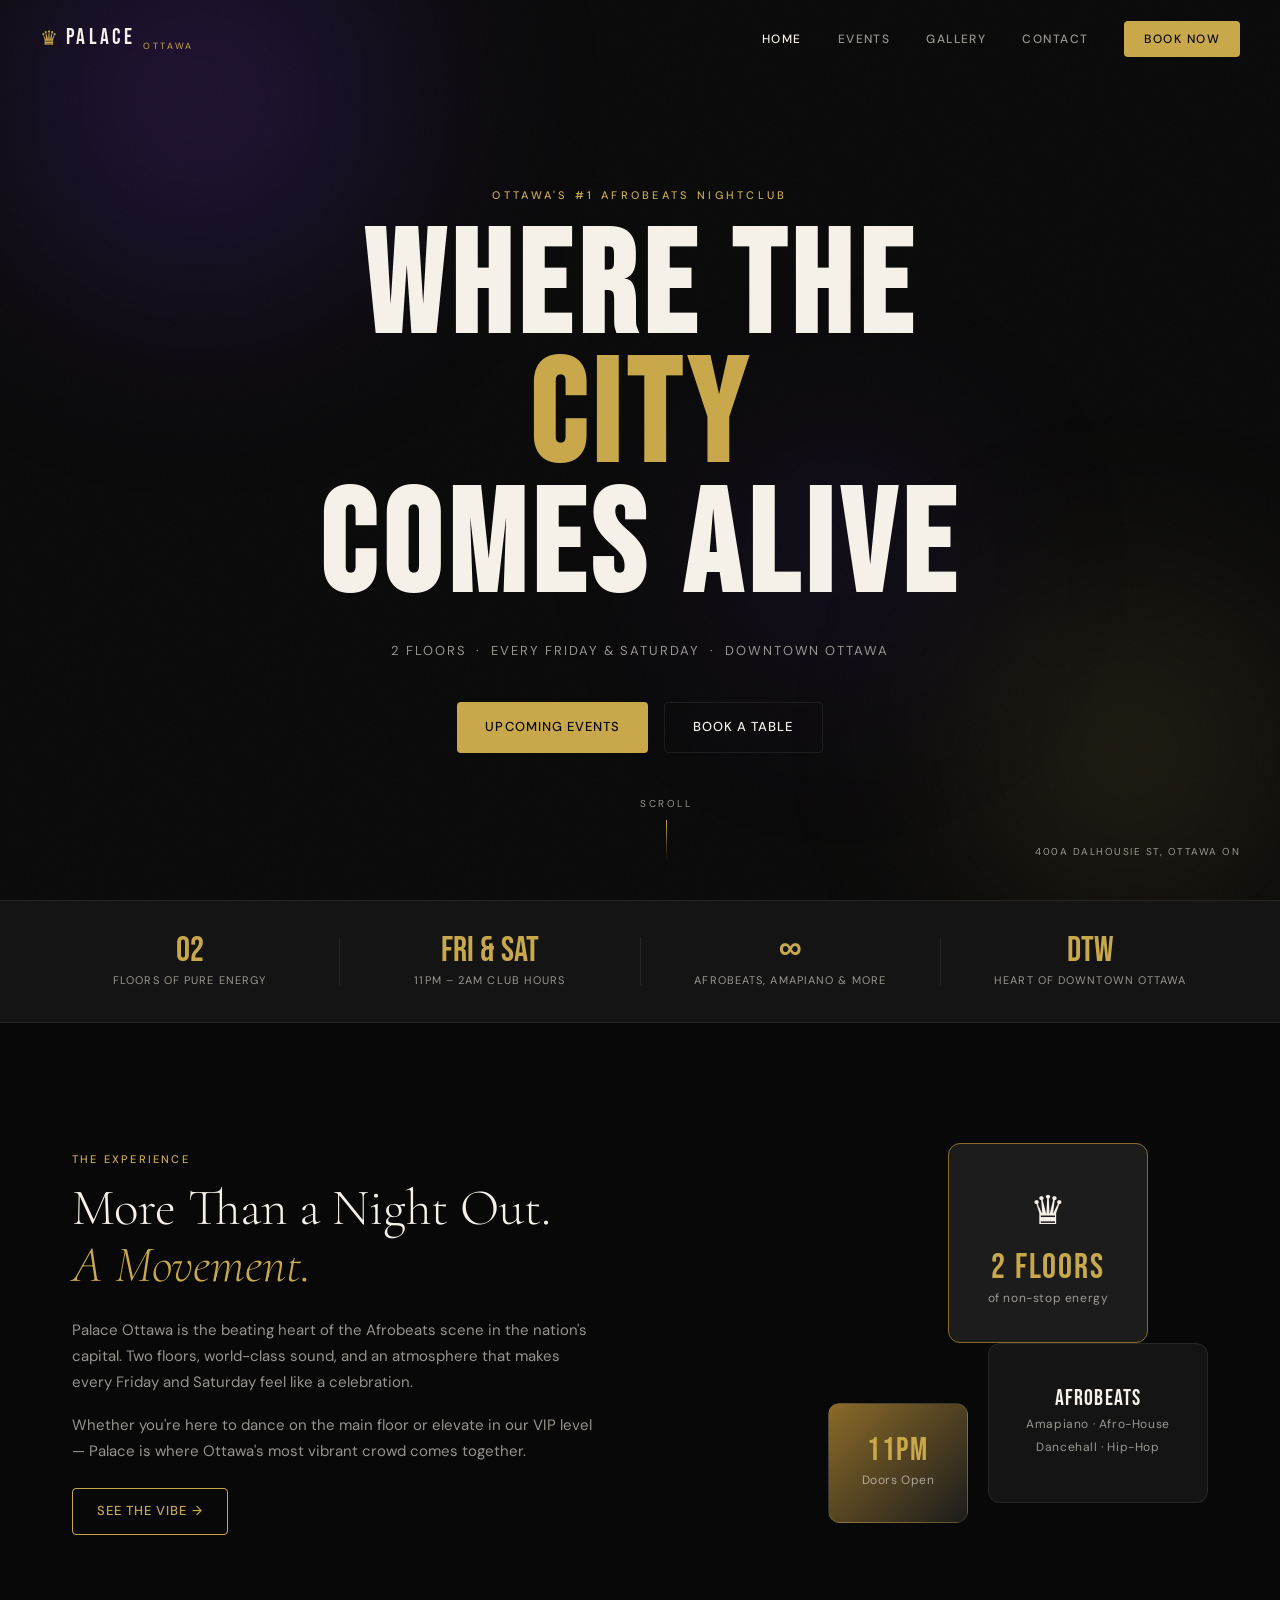
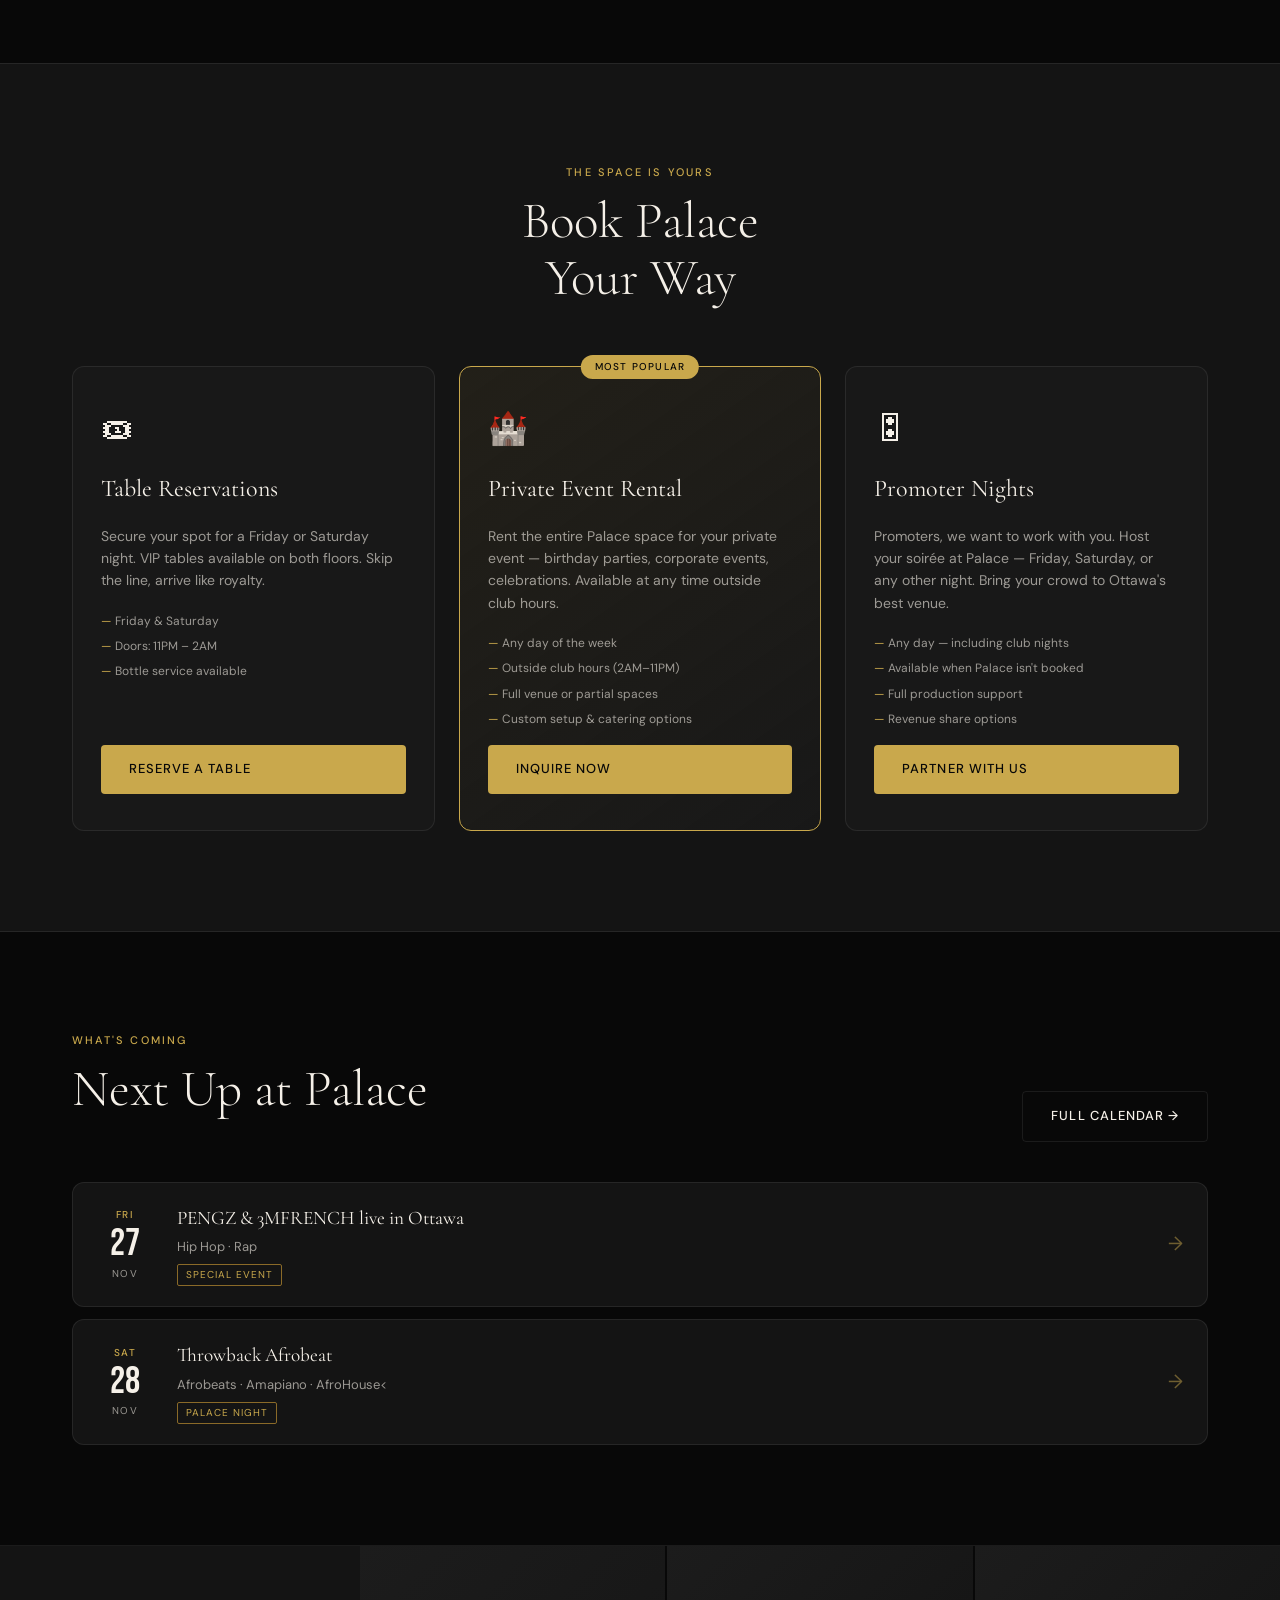
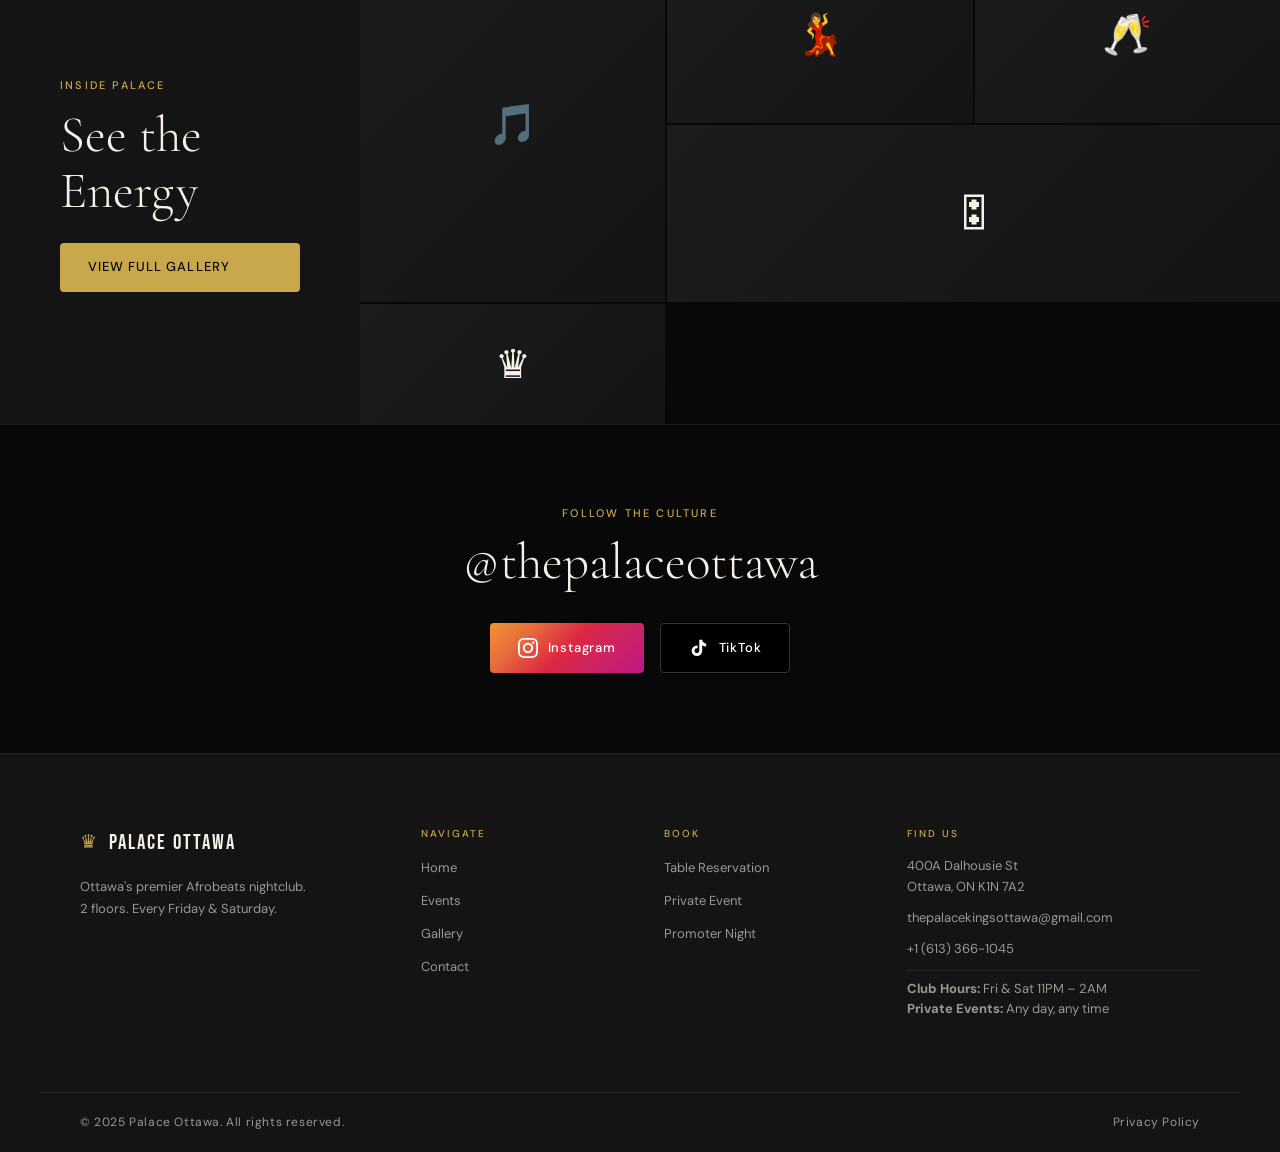
<file: index.html>
<!DOCTYPE html>
<html lang="en">
<head>
  <meta charset="UTF-8"/>
  <meta name="viewport" content="width=device-width, initial-scale=1.0"/>
  <title>Palace Ottawa — Ottawa's #1 Afrobeats Nightclub</title>
  <meta name="description" content="Ottawa's premier Afrobeats nightclub. 2 floors of pure energy every Friday & Saturday. Book your table, private event, or promoter night."/>
  <link rel="icon" type="image/x-icon" href="favicon.ico"/>
  <link rel="icon" type="image/png" sizes="32x32" href="favicon-32.png"/>
  <link rel="apple-touch-icon" sizes="180x180" href="apple-touch-icon.png"/>
  <link rel="icon" type="image/png" sizes="192x192" href="favicon-192.png"/>
  <link rel="icon" type="image/png" sizes="512x512" href="favicon-512.png"/>
  <link rel="preconnect" href="https://fonts.googleapis.com"/>
  <link rel="preconnect" href="https://fonts.gstatic.com" crossorigin/>
  <link href="https://fonts.googleapis.com/css2?family=Cormorant+Garamond:ital,wght@0,300;0,400;0,600;1,300;1,400&family=Bebas+Neue&family=DM+Sans:wght@300;400;500&display=swap" rel="stylesheet"/>
  <link rel="stylesheet" href="css/style.css"/>
  <!-- Open Graph / Social Sharing -->
  <meta property="og:type" content="website"/>
  <meta property="og:site_name" content="Palace Ottawa"/>
  <meta property="og:title" content="Palace Ottawa — Ottawa's #1 Afrobeats Nightclub"/>
  <meta property="og:description" content="Ottawa's premier Afrobeats nightclub. 2 floors of pure energy every Friday & Saturday. Book your table, private event, or promoter night."/>
  <meta property="og:url" content="https://thepalaceottawa.com/"/>
  <meta property="og:image" content="https://res.cloudinary.com/dzd4bw9fk/image/upload/q_auto/f_auto/v1777081550/og-image.jpg"/>
  <meta property="og:image:width" content="1200"/>
  <meta property="og:image:height" content="630"/>
  <!-- Twitter Card -->
  <meta name="twitter:card" content="summary_large_image"/>
  <meta name="twitter:title" content="Palace Ottawa — Ottawa's #1 Afrobeats Nightclub"/>
  <meta name="twitter:description" content="Ottawa's premier Afrobeats nightclub. 2 floors of pure energy every Friday & Saturday. Book your table, private event, or promoter night."/>
  <meta name="twitter:image" content="https://res.cloudinary.com/dzd4bw9fk/image/upload/q_auto/f_auto/v1777081550/og-image.jpg"/>
</head>
<body>

<!-- NAV -->
<nav id="navbar">
  <a href="index.html" class="nav-logo">
    <span class="logo-crown">♛</span>
    <span class="logo-text">PALACE</span>
    <span class="logo-sub">OTTAWA</span>
  </a>
  <button class="nav-toggle" id="navToggle" aria-label="Menu">
    <span></span><span></span><span></span>
  </button>
  <ul class="nav-links" id="navLinks">
    <li><a href="index.html" class="active">Home</a></li>
    <li><a href="events.html">Events</a></li>
    <li><a href="gallery.html">Gallery</a></li>
    <li><a href="contact.html">Contact</a></li>
    <li><a href="contact.html" class="nav-cta">Book Now</a></li>
  </ul>
</nav>

<!-- HERO -->
<section class="hero">
  <div class="hero-bg">
    <div class="hero-grain"></div>
    <div class="hero-glow glow-1"></div>
    <div class="hero-glow glow-2"></div>
    <div class="hero-glow glow-3"></div>
  </div>
  <div class="hero-content">
    <p class="hero-eyebrow">Ottawa's #1 Afrobeats Nightclub</p>
    <h1 class="hero-title">
      <span class="hero-line">WHERE THE</span>
      <span class="hero-line accent">CITY</span>
      <span class="hero-line">COMES ALIVE</span>
    </h1>
    <p class="hero-sub">2 Floors &nbsp;·&nbsp; Every Friday & Saturday &nbsp;·&nbsp; Downtown Ottawa</p>
    <div class="hero-actions">
      <a href="events.html" class="btn btn-primary">Upcoming Events</a>
      <a href="contact.html" class="btn btn-ghost">Book a Table</a>
    </div>
  </div>
  <div class="hero-scroll">
    <span>Scroll</span>
    <div class="scroll-line"></div>
  </div>
  <div class="hero-address">
    <span>400A Dalhousie St, Ottawa ON</span>
  </div>
</section>

<!-- ABOUT STRIP -->
<section class="about-strip">
  <div class="strip-item">
    <span class="strip-number">02</span>
    <span class="strip-label">Floors of Pure Energy</span>
  </div>
  <div class="strip-divider"></div>
  <div class="strip-item">
    <span class="strip-number">Fri & Sat</span>
    <span class="strip-label">11PM – 2AM Club Hours</span>
  </div>
  <div class="strip-divider"></div>
  <div class="strip-item">
    <span class="strip-number">∞</span>
    <span class="strip-label">Afrobeats, Amapiano & More</span>
  </div>
  <div class="strip-divider"></div>
  <div class="strip-item">
    <span class="strip-number">DTW</span>
    <span class="strip-label">Heart of Downtown Ottawa</span>
  </div>
</section>

<!-- INTRO SECTION -->
<section class="intro-section">
  <div class="container">
    <div class="intro-grid">
      <div class="intro-text">
        <p class="section-tag">The Experience</p>
        <h2 class="section-title">More Than a Night Out.<br/><em>A Movement.</em></h2>
        <p class="body-text">Palace Ottawa is the beating heart of the Afrobeats scene in the nation's capital. Two floors, world-class sound, and an atmosphere that makes every Friday and Saturday feel like a celebration.</p>
        <p class="body-text">Whether you're here to dance on the main floor or elevate in our VIP level — Palace is where Ottawa's most vibrant crowd comes together.</p>
        <a href="gallery.html" class="btn btn-outline">See the Vibe →</a>
      </div>
      <div class="intro-visual">
        <div class="visual-card card-main">
          <div class="card-inner">
            <span class="card-icon">♛</span>
            <p class="card-big">2 Floors</p>
            <p class="card-small">of non-stop energy</p>
          </div>
        </div>
        <div class="visual-card card-accent">
          <div class="card-inner">
            <p class="card-big">Afrobeats</p>
            <p class="card-small">Amapiano · Afro-House</p>
            <p class="card-small">Dancehall · Hip-Hop</p>
          </div>
        </div>
        <div class="visual-card card-sm">
          <div class="card-inner">
            <p class="card-big">11PM</p>
            <p class="card-small">Doors Open</p>
          </div>
        </div>
      </div>
    </div>
  </div>
</section>

<!-- BOOKING SECTION — 3 CARDS -->
<section class="booking-section">
  <div class="container">
    <p class="section-tag center">The Space is Yours</p>
    <h2 class="section-title center">Book Palace<br/>Your Way</h2>
    <div class="booking-grid">

      <div class="booking-card">
        <div class="booking-icon">🎟</div>
        <h3>Table Reservations</h3>
        <p>Secure your spot for a Friday or Saturday night. VIP tables available on both floors. Skip the line, arrive like royalty.</p>
        <ul class="booking-details">
          <li>Friday & Saturday</li>
          <li>Doors: 11PM – 2AM</li>
          <li>Bottle service available</li>
        </ul>
        <a href="contact.html?type=table" class="btn btn-primary">Reserve a Table</a>
      </div>

      <div class="booking-card featured">
        <div class="booking-badge">Most Popular</div>
        <div class="booking-icon">🏰</div>
        <h3>Private Event Rental</h3>
        <p>Rent the entire Palace space for your private event — birthday parties, corporate events, celebrations. Available at any time outside club hours.</p>
        <ul class="booking-details">
          <li>Any day of the week</li>
          <li>Outside club hours (2AM–11PM)</li>
          <li>Full venue or partial spaces</li>
          <li>Custom setup & catering options</li>
        </ul>
        <a href="contact.html?type=private" class="btn btn-primary">Inquire Now</a>
      </div>

      <div class="booking-card">
        <div class="booking-icon">🎛</div>
        <h3>Promoter Nights</h3>
        <p>Promoters, we want to work with you. Host your soirée at Palace — Friday, Saturday, or any other night. Bring your crowd to Ottawa's best venue.</p>
        <ul class="booking-details">
          <li>Any day — including club nights</li>
          <li>Available when Palace isn't booked</li>
          <li>Full production support</li>
          <li>Revenue share options</li>
        </ul>
        <a href="contact.html?type=promoter" class="btn btn-primary">Partner With Us</a>
      </div>

    </div>
  </div>
</section>

<!-- UPCOMING EVENTS TEASER -->
<section class="events-teaser">
  <div class="container">
    <div class="events-teaser-header">
      <div>
        <p class="section-tag">What's Coming</p>
        <h2 class="section-title">Next Up at Palace</h2>
      </div>
      <a href="events.html" class="btn btn-ghost">Full Calendar →</a>
    </div>
    <div class="events-preview-grid" id="eventsPreview">
      <!--
      ╔══════════════════════════════════════════════════════════════╗
      ║  HOMEPAGE EVENTS — update these 2 cards with your next      ║
      ║  upcoming events. Change:                                    ║
      ║  · event-day  → FRI / SAT / THU etc.                        ║
      ║  · event-num  → day number                                   ║
      ║  · event-month → APR / MAY / JUN etc.                       ║
      ║  · <h4>       → event title                                  ║
      ║  · <p>        → genres                                       ║
      ║  · event-tag  → Palace Night / Special Event / Promoter Night║
      ╚══════════════════════════════════════════════════════════════╝
      -->

      <!-- NEXT EVENT 1 — ← EDIT THIS -->
      <div class="event-preview-card">
        <div class="event-preview-date">
          <span class="event-day">FRI</span>
          <span class="event-num">27</span>
          <span class="event-month">NOV</span>
        </div>
        <div class="event-preview-info">
          <h4>PENGZ & 3MFRENCH live in Ottawa</h4>             <!-- ← event title -->
          <p>Hip Hop · Rap</p> <!-- ← genres -->
          <span class="event-tag">Special Event</span> <!-- ← badge -->
        </div>
        <a href="events.html" class="event-arrow">→</a>
      </div>

      <!-- NEXT EVENT 2 — ← EDIT THIS -->
      <div class="event-preview-card">
        <div class="event-preview-date">
          <span class="event-day">SAT</span>   <!-- ← day abbrev -->
          <span class="event-num">28</span>    <!-- ← day number -->
          <span class="event-month">NOV</span> <!-- ← month abbrev -->
        </div>
        <div class="event-preview-info">
          <h4>Throwback Afrobeat</h4>
          <p>Afrobeats · Amapiano · AfroHouse<</p>
          <span class="event-tag">Palace Night</span>
        </div>
        <a href="events.html" class="event-arrow">→</a>
      </div>
    </div>
  </div>
</section>

<!-- GALLERY TEASER -->
<section class="gallery-teaser">
  <div class="gallery-teaser-text">
    <p class="section-tag">Inside Palace</p>
    <h2 class="section-title">See the Energy</h2>
    <a href="gallery.html" class="btn btn-primary">View Full Gallery</a>
  </div>
  <div class="gallery-mosaic">
    <div class="mosaic-item m1"><div class="mosaic-inner"><span>🎵</span></div></div>
    <div class="mosaic-item m2"><div class="mosaic-inner"><span>💃</span></div></div>
    <div class="mosaic-item m3"><div class="mosaic-inner"><span>🥂</span></div></div>
    <div class="mosaic-item m4"><div class="mosaic-inner"><span>🎛</span></div></div>
    <div class="mosaic-item m5"><div class="mosaic-inner"><span>♛</span></div></div>
  </div>
</section>

<!-- INSTAGRAM CTA -->
<section class="social-section">
  <div class="container center">
    <p class="section-tag">Follow the Culture</p>
    <h2 class="section-title">@thepalaceottawa</h2>
    <div class="social-links">
      <a href="https://www.instagram.com/thepalaceottawa/" target="_blank" class="social-btn instagram">
        <svg width="20" height="20" viewBox="0 0 24 24" fill="currentColor"><path d="M12 2.163c3.204 0 3.584.012 4.85.07 3.252.148 4.771 1.691 4.919 4.919.058 1.265.069 1.645.069 4.849 0 3.205-.012 3.584-.069 4.849-.149 3.225-1.664 4.771-4.919 4.919-1.266.058-1.644.07-4.85.07-3.204 0-3.584-.012-4.849-.07-3.26-.149-4.771-1.699-4.919-4.92-.058-1.265-.07-1.644-.07-4.849 0-3.204.013-3.583.07-4.849.149-3.227 1.664-4.771 4.919-4.919 1.266-.057 1.645-.069 4.849-.069zm0-2.163c-3.259 0-3.667.014-4.947.072-4.358.2-6.78 2.618-6.98 6.98-.059 1.281-.073 1.689-.073 4.948 0 3.259.014 3.668.072 4.948.2 4.358 2.618 6.78 6.98 6.98 1.281.058 1.689.072 4.948.072 3.259 0 3.668-.014 4.948-.072 4.354-.2 6.782-2.618 6.979-6.98.059-1.28.073-1.689.073-4.948 0-3.259-.014-3.667-.072-4.947-.196-4.354-2.617-6.78-6.979-6.98-1.281-.059-1.69-.073-4.949-.073zm0 5.838c-3.403 0-6.162 2.759-6.162 6.162s2.759 6.163 6.162 6.163 6.162-2.759 6.162-6.163c0-3.403-2.759-6.162-6.162-6.162zm0 10.162c-2.209 0-4-1.79-4-4 0-2.209 1.791-4 4-4s4 1.791 4 4c0 2.21-1.791 4-4 4zm6.406-11.845c-.796 0-1.441.645-1.441 1.44s.645 1.44 1.441 1.44c.795 0 1.439-.645 1.439-1.44s-.644-1.44-1.439-1.44z"/></svg>
        Instagram
      </a>
      <a href="https://www.tiktok.com/@thepalaceottawa" target="_blank" class="social-btn tiktok">
        <svg width="20" height="20" viewBox="0 0 24 24" fill="currentColor"><path d="M19.59 6.69a4.83 4.83 0 01-3.77-4.25V2h-3.45v13.67a2.89 2.89 0 01-2.88 2.5 2.89 2.89 0 01-2.89-2.89 2.89 2.89 0 012.89-2.89c.28 0 .54.04.79.1V9.01a6.33 6.33 0 00-.79-.05 6.34 6.34 0 00-6.34 6.34 6.34 6.34 0 006.34 6.34 6.34 6.34 0 006.33-6.34V8.69a8.27 8.27 0 004.83 1.54V6.78a4.85 4.85 0 01-1.06-.09z"/></svg>
        TikTok
      </a>
    </div>
  </div>
</section>

<!-- FOOTER -->
<footer class="footer">
  <div class="footer-top">
    <div class="footer-brand">
      <div class="footer-logo">
        <span class="logo-crown">♛</span>
        <span>PALACE OTTAWA</span>
      </div>
      <p>Ottawa's premier Afrobeats nightclub.<br/>2 floors. Every Friday & Saturday.</p>
    </div>
    <div class="footer-links">
      <h4>Navigate</h4>
      <a href="index.html">Home</a>
      <a href="events.html">Events</a>
      <a href="gallery.html">Gallery</a>
      <a href="contact.html">Contact</a>
    </div>
    <div class="footer-links">
      <h4>Book</h4>
      <a href="contact.html?type=table">Table Reservation</a>
      <a href="contact.html?type=private">Private Event</a>
      <a href="contact.html?type=promoter">Promoter Night</a>
    </div>
    <div class="footer-info">
      <h4>Find Us</h4>
      <p>400A Dalhousie St<br/>Ottawa, ON K1N 7A2</p>
      <p><a href="mailto:thepalacekingsottawa@gmail.com">thepalacekingsottawa@gmail.com</a></p>
      <p><a href="tel:+16133661045">+1 (613) 366-1045</a></p>
      <div class="footer-hours">
        <p><strong>Club Hours:</strong> Fri & Sat 11PM – 2AM</p>
        <p><strong>Private Events:</strong> Any day, any time</p>
      </div>
    </div>
  </div>
  <div class="footer-bottom">
    <p>© 2025 Palace Ottawa. All rights reserved.</p>
    <a href="#">Privacy Policy</a>
  </div>
</footer>

<script src="js/main.js"></script>
</body>
</html>
</file>
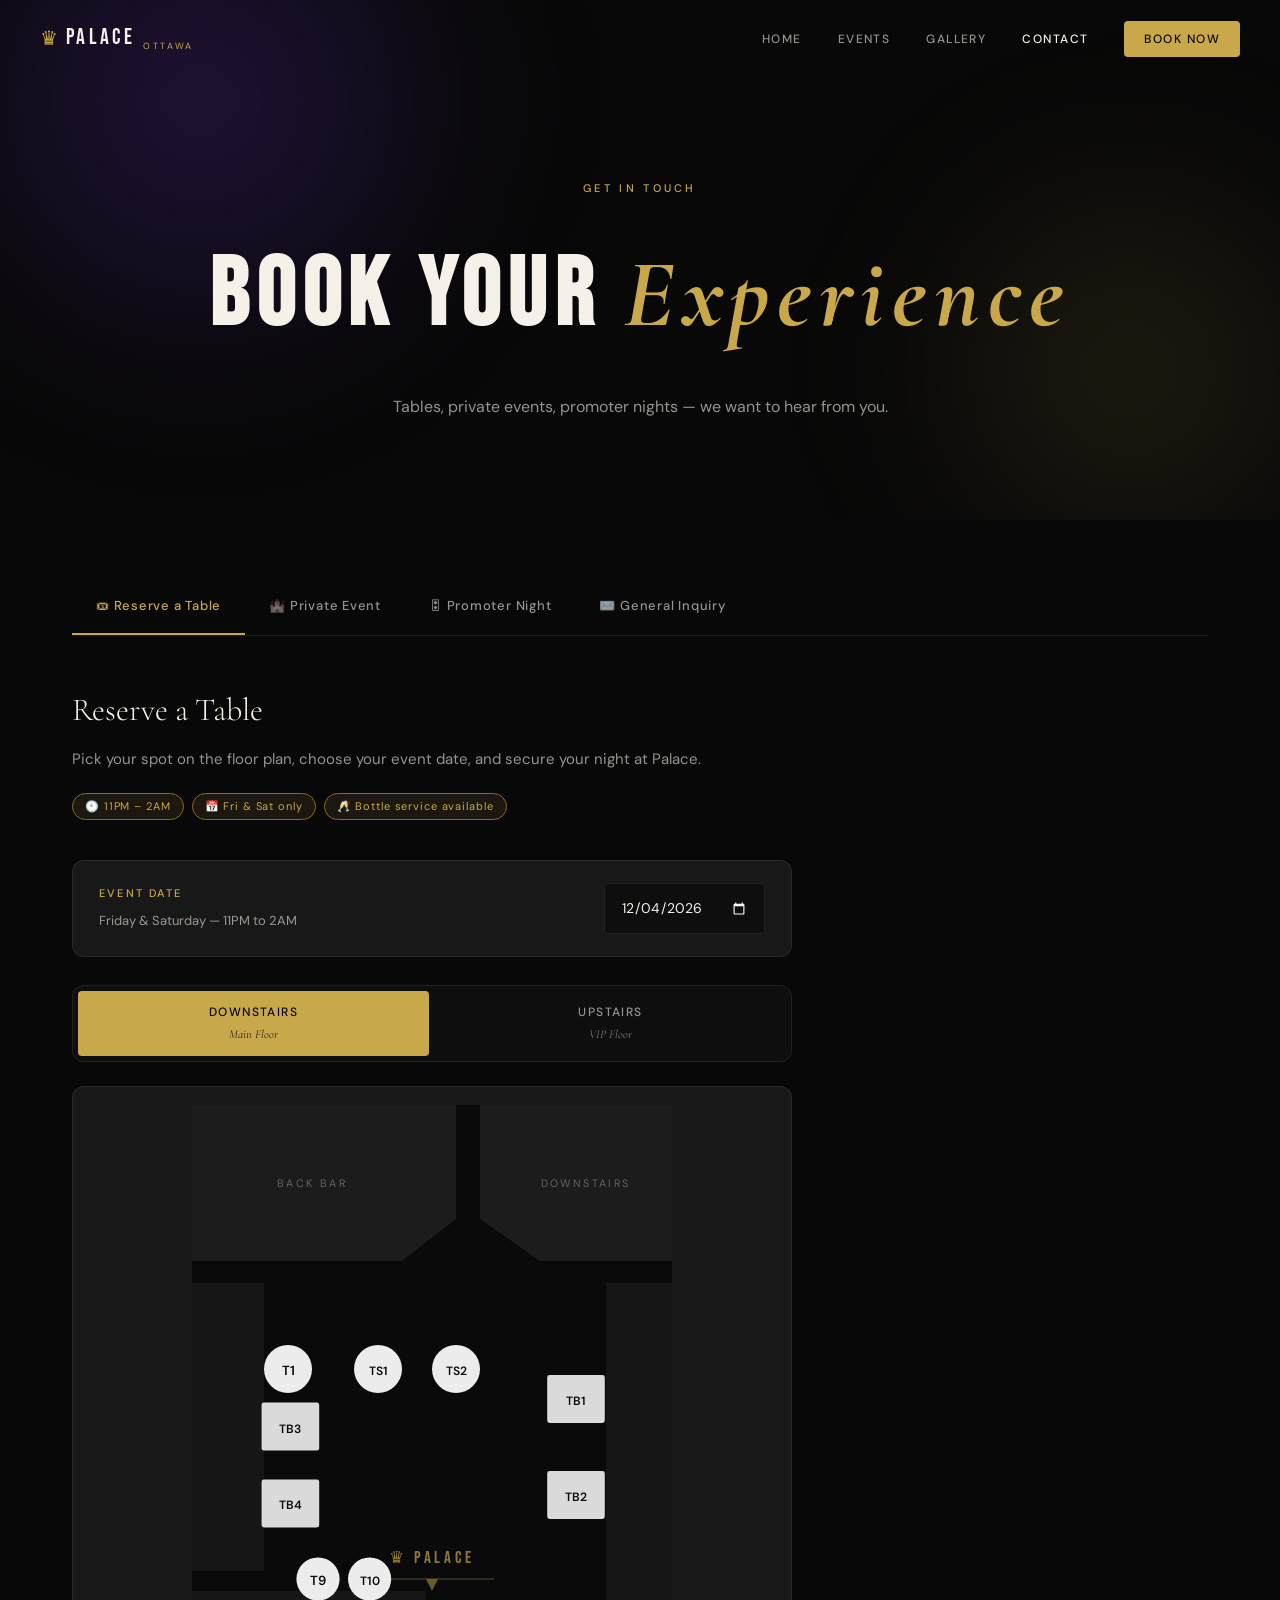
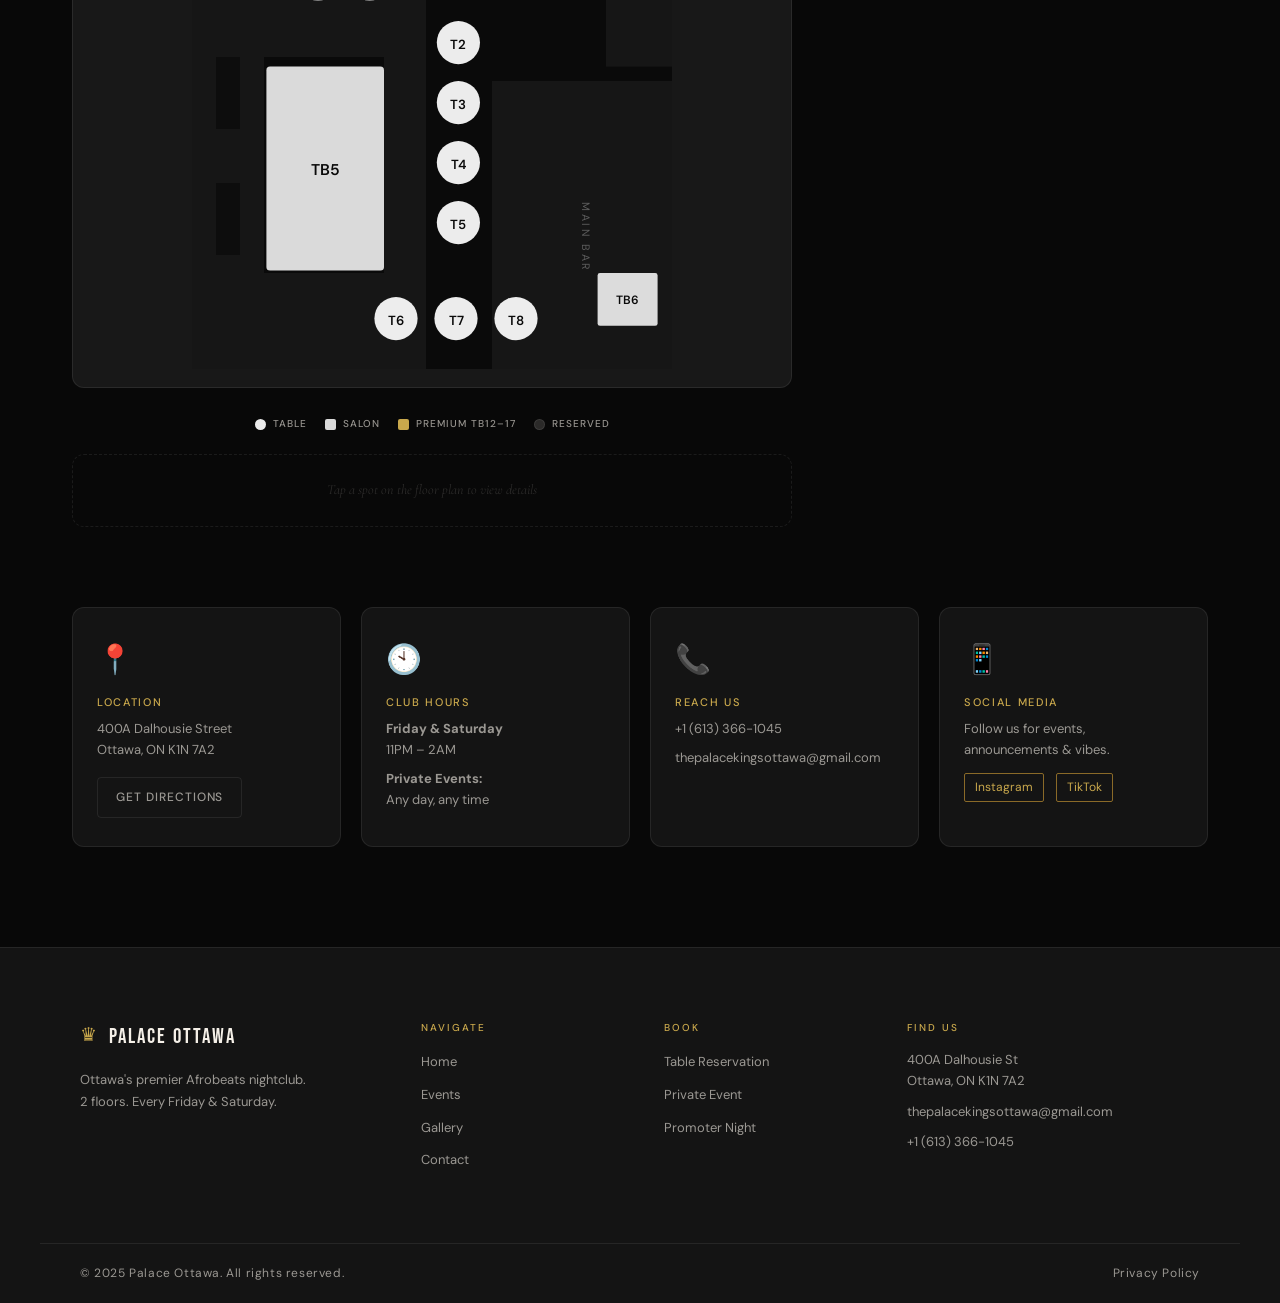
<file: contact.html>
<!DOCTYPE html>
<html lang="en">
<head>
  <meta charset="UTF-8"/>
  <meta name="viewport" content="width=device-width, initial-scale=1.0"/>
  <title>Contact & Book — Palace Ottawa</title>
  <meta name="description" content="Book a table, reserve Palace for a private event, or partner as a promoter. Contact Palace Ottawa today."/>
  <link rel="icon" type="image/x-icon" href="favicon.ico"/>
  <link rel="icon" type="image/png" sizes="32x32" href="favicon-32.png"/>
  <link rel="apple-touch-icon" sizes="180x180" href="apple-touch-icon.png"/>
  <link rel="icon" type="image/png" sizes="192x192" href="favicon-192.png"/>
  <link rel="icon" type="image/png" sizes="512x512" href="favicon-512.png"/>
  <link rel="preconnect" href="https://fonts.googleapis.com"/>
  <link rel="preconnect" href="https://fonts.gstatic.com" crossorigin/>
  <link href="https://fonts.googleapis.com/css2?family=Cormorant+Garamond:ital,wght@0,300;0,400;0,600;1,300;1,400&family=Bebas+Neue&family=DM+Sans:wght@300;400;500&display=swap" rel="stylesheet"/>
  <link rel="stylesheet" href="css/style.css"/>
  <!-- Open Graph / Social Sharing -->
  <meta property="og:type" content="website"/>
  <meta property="og:site_name" content="Palace Ottawa"/>
  <meta property="og:title" content="Book — Palace Ottawa"/>
  <meta property="og:description" content="Reserve a table, book a private event, or partner as a promoter at Palace Ottawa."/>
  <meta property="og:url" content="https://thepalaceottawa.com/contact.html"/>
  <meta property="og:image" content="https://res.cloudinary.com/dzd4bw9fk/image/upload/q_auto/f_auto/v1777081550/og-image.jpg"/>
  <meta property="og:image:width" content="1200"/>
  <meta property="og:image:height" content="630"/>
  <!-- Twitter Card -->
  <meta name="twitter:card" content="summary_large_image"/>
  <meta name="twitter:title" content="Book — Palace Ottawa"/>
  <meta name="twitter:description" content="Reserve a table, book a private event, or partner as a promoter at Palace Ottawa."/>
  <meta name="twitter:image" content="https://res.cloudinary.com/dzd4bw9fk/image/upload/q_auto/f_auto/v1777081550/og-image.jpg"/>
  <!-- Reservation system styles -->
  <style>
    /* Date selector card */
    .res-date-card {
      background: var(--card);
      border: 1px solid var(--border);
      border-radius: var(--radius-lg);
      padding: 22px 26px;
      display: flex;
      align-items: center;
      justify-content: space-between;
      gap: 20px;
      flex-wrap: wrap;
      margin-bottom: 28px;
    }
    .res-date-card:hover { border-color: var(--gold-dark); }
    .res-date-label .lbl {
      font-size: 11px; font-weight: 500; letter-spacing: 0.2em;
      text-transform: uppercase; color: var(--gold);
      display: block; margin-bottom: 4px;
    }
    .res-date-label .sub { font-size: 13px; color: var(--white-muted); }
    .res-date-input {
      background: var(--dark); border: 1px solid var(--border);
      color: var(--white); padding: 12px 16px;
      border-radius: var(--radius); font-family: var(--font-body);
      font-size: 14px; cursor: pointer; color-scheme: dark;
    }
    .res-date-input:focus { outline: none; border-color: var(--gold); }

    /* Floor pills */
    .floor-tabs {
      display: flex; gap: 6px;
      background: var(--dark); border: 1px solid var(--border);
      border-radius: var(--radius-lg); padding: 5px;
      margin-bottom: 24px;
    }
    .floor-tab {
      flex: 1; padding: 12px 14px; background: transparent;
      border: none; border-radius: var(--radius);
      color: var(--white-muted); font-family: var(--font-body);
      font-size: 12px; font-weight: 500; letter-spacing: 0.12em;
      text-transform: uppercase; cursor: pointer;
      transition: all var(--transition);
      display: flex; flex-direction: column; gap: 3px; align-items: center;
    }
    .floor-tab:hover { color: var(--white); }
    .floor-tab.active { background: var(--gold); color: var(--black); }
    .floor-tab .tab-sub {
      font-family: var(--font-serif); font-style: italic; font-weight: 400;
      font-size: 12px; letter-spacing: 0; text-transform: none; opacity: 0.85;
    }

    /* Map */
    .map-wrap {
      background: var(--card); border: 1px solid var(--border);
      border-radius: var(--radius-lg); padding: 18px;
      margin-bottom: 16px;
    }
    .floor-map { display: none; }
    .floor-map.active { display: block; }
    .club-svg { width: 100%; height: auto; display: block; max-width: 480px; margin: 0 auto; }
    .table-btn { cursor: pointer; transition: filter 0.2s; }
    .table-btn:hover { filter: brightness(1.4); }
    .table-btn.reserved { cursor: not-allowed; opacity: 0.22; }
    .table-btn.selected .seat-shape {
      stroke: var(--gold) !important; stroke-width: 2.5 !important;
      filter: drop-shadow(0 0 10px rgba(201,168,76,0.6));
    }

    /* Legend */
    .map-legend {
      display: flex; justify-content: center; gap: 18px;
      flex-wrap: wrap; padding: 12px 0 22px;
    }
    .legend-item {
      display: flex; align-items: center; gap: 7px;
      font-size: 10px; letter-spacing: 0.1em; color: var(--white-muted);
      text-transform: uppercase; font-weight: 500;
    }
    .legend-swatch { width: 11px; height: 11px; border-radius: 50%; }
    .legend-swatch.t { background: rgba(255,255,255,0.92); }
    .legend-swatch.tb { background: rgba(255,255,255,0.85); border-radius: 2px; }
    .legend-swatch.tb-prem { background: var(--gold); border-radius: 2px; }
    .legend-swatch.res { background: var(--white-dim); border: 1px solid var(--border); }

    /* Selection card */
    .selection-card {
      background: linear-gradient(145deg, rgba(201,168,76,0.08), var(--card));
      border: 1px solid var(--gold); border-radius: var(--radius-lg);
      padding: 22px 26px; display: flex; align-items: center;
      justify-content: space-between; gap: 18px; flex-wrap: wrap;
      margin: 8px 0 28px; animation: slideUp 0.4s ease;
    }
    @keyframes slideUp { from { opacity: 0; transform: translateY(10px); } to { opacity: 1; transform: translateY(0); } }
    .sel-info { flex: 1; min-width: 200px; }
    .sel-info .sel-tag {
      font-size: 10px; font-weight: 500; letter-spacing: 0.2em;
      text-transform: uppercase; color: var(--gold);
      margin-bottom: 6px; display: block;
    }
    .sel-info .sel-id {
      font-family: var(--font-serif); font-size: 1.5rem;
      font-weight: 400; color: var(--white); line-height: 1.1;
    }
    .sel-info .sel-meta { font-size: 13px; color: var(--white-muted); margin-top: 4px; }
    .sel-price { text-align: right; }
    .sel-price .pl {
      font-size: 10px; letter-spacing: 0.2em; text-transform: uppercase;
      color: var(--white-muted); display: block; margin-bottom: 2px;
    }
    .sel-price .pv {
      font-family: var(--font-display); font-size: 1.8rem;
      letter-spacing: 0.04em; color: var(--gold); line-height: 1;
    }
    .selection-empty {
      text-align: center; padding: 24px 20px;
      color: var(--white-dim); font-family: var(--font-serif);
      font-style: italic; font-size: 14px;
      border: 1px dashed var(--border); border-radius: var(--radius-lg);
      margin-bottom: 24px;
    }

    /* Tooltip */
    .map-tooltip {
      position: fixed; background: var(--dark);
      border: 1px solid var(--gold-dark); border-radius: var(--radius);
      padding: 12px 16px; pointer-events: none; z-index: 2000;
      display: none; min-width: 180px;
      box-shadow: 0 16px 48px rgba(0,0,0,0.7);
    }
    .map-tooltip .tt-id {
      font-family: var(--font-display); font-size: 1.2rem;
      letter-spacing: 0.15em; color: var(--gold); line-height: 1;
    }
    .map-tooltip .tt-type {
      font-family: var(--font-serif); font-style: italic;
      font-size: 13px; color: var(--white); margin: 6px 0 8px;
    }
    .map-tooltip .tt-price { font-size: 12px; color: var(--white-muted); }
    .map-tooltip .tt-price strong { color: var(--white); font-weight: 500; }
    .map-tooltip .tt-status {
      font-size: 9px; letter-spacing: 0.2em; text-transform: uppercase;
      margin-top: 8px; padding-top: 8px;
      border-top: 1px solid var(--border); font-weight: 500;
    }
    .map-tooltip .tt-status.available { color: #86efac; }
    .map-tooltip .tt-status.reserved { color: #fca5a5; }

    /* Recap bar */
    .recap-bar {
      background: var(--dark); border: 1px solid var(--gold-dark);
      border-radius: var(--radius-lg); padding: 18px 22px;
      display: grid; grid-template-columns: repeat(4, 1fr);
      gap: 16px; margin-bottom: 24px;
    }
    .recap-cell { display: flex; flex-direction: column; gap: 3px; }
    .recap-cell .rk {
      font-size: 10px; font-weight: 500; letter-spacing: 0.2em;
      text-transform: uppercase; color: var(--gold);
    }
    .recap-cell .rv { font-size: 13px; color: var(--white); font-weight: 500; }

    /* Interac panel */
    .interac-panel {
      background: linear-gradient(145deg, rgba(201,168,76,0.08), var(--card));
      border: 1px solid var(--gold-dark); border-radius: var(--radius-lg);
      padding: 24px; margin-top: 24px;
    }
    .interac-panel h4 {
      font-family: var(--font-display); font-size: 1rem;
      letter-spacing: 0.18em; color: var(--gold); margin-bottom: 14px;
      display: flex; align-items: center; gap: 12px;
    }
    .interac-panel h4::before {
      content: ''; width: 24px; height: 1px; background: var(--gold);
    }
    .interac-panel p {
      font-size: 13px; color: var(--white-muted);
      line-height: 1.7; margin-bottom: 8px;
    }
    .interac-panel .interac-email {
      color: var(--gold); font-weight: 500; letter-spacing: 0.02em;
    }
    .interac-tag {
      display: inline-block; background: rgba(201,168,76,0.12);
      border: 1px solid rgba(201,168,76,0.4); padding: 5px 12px;
      border-radius: var(--radius); font-size: 11px; color: var(--gold);
      margin: 6px 5px 0 0; font-weight: 500;
    }
    .interac-fine { font-size: 11px !important; opacity: 0.7; margin-top: 12px !important; }

    /* Mobile */
    @media (max-width: 768px) {
      .recap-bar { grid-template-columns: repeat(2, 1fr); }
      .floor-tab { font-size: 10px; padding: 10px 8px; }
      .floor-tab .tab-sub { font-size: 10px; }
      .selection-card { padding: 18px; }
      .sel-price { width: 100%; text-align: left; }
      .sel-price .pv { font-size: 1.5rem; }
    }
  </style>
</head>
<body>

<!-- NAV -->
<nav id="navbar" class="nav-dark">
  <a href="index.html" class="nav-logo">
    <span class="logo-crown">♛</span>
    <span class="logo-text">PALACE</span>
    <span class="logo-sub">OTTAWA</span>
  </a>
  <button class="nav-toggle" id="navToggle" aria-label="Menu">
    <span></span><span></span><span></span>
  </button>
  <ul class="nav-links" id="navLinks">
    <li><a href="index.html">Home</a></li>
    <li><a href="events.html">Events</a></li>
    <li><a href="gallery.html">Gallery</a></li>
    <li><a href="contact.html" class="active">Contact</a></li>
    <li><a href="contact.html" class="nav-cta">Book Now</a></li>
  </ul>
</nav>

<!-- PAGE HERO -->
<section class="page-hero">
  <div class="page-hero-bg">
    <div class="hero-glow glow-1"></div>
    <div class="hero-glow glow-2"></div>
  </div>
  <div class="page-hero-content">
    <p class="hero-eyebrow">Get In Touch</p>
    <h1 class="page-title">Book Your <em>Experience</em></h1>
    <p class="page-subtitle">Tables, private events, promoter nights — we want to hear from you.</p>
  </div>
</section>

<!-- BOOKING TYPE TABS -->
<section class="contact-section">
  <div class="container">

    <div class="booking-tabs">
      <button class="tab-btn active" data-tab="table">🎟 Reserve a Table</button>
      <button class="tab-btn" data-tab="private">🏰 Private Event</button>
      <button class="tab-btn" data-tab="promoter">🎛 Promoter Night</button>
      <button class="tab-btn" data-tab="general">✉️ General Inquiry</button>
    </div>

    <div class="tab-content-wrapper">

      <!-- TABLE RESERVATION — interactive floor plan -->
      <div class="tab-panel active" id="tab-table">
        <div class="form-intro">
          <h2>Reserve a Table</h2>
          <p>Pick your spot on the floor plan, choose your event date, and secure your night at Palace.</p>
          <div class="info-pills">
            <span>🕙 11PM – 2AM</span>
            <span>📅 Fri & Sat only</span>
            <span>🥂 Bottle service available</span>
          </div>
        </div>

        <!-- Date selector -->
        <div class="res-date-card">
          <div class="res-date-label">
            <span class="lbl">Event Date</span>
            <span class="sub">Friday & Saturday — 11PM to 2AM</span>
          </div>
          <input type="date" id="eventDate" class="res-date-input" />
        </div>

        <!-- Floor switcher -->
        <div class="floor-tabs">
          <button type="button" class="floor-tab active" data-floor="downstairs">
            Downstairs
            <span class="tab-sub">Main Floor</span>
          </button>
          <button type="button" class="floor-tab" data-floor="upstairs">
            Upstairs
            <span class="tab-sub">VIP Floor</span>
          </button>
        </div>

        <!-- Map -->
        <div class="map-wrap">
          <!-- DOWNSTAIRS -->
          <div class="floor-map active" id="map-downstairs">
            <svg class="club-svg" viewBox="0 0 400 720" xmlns="http://www.w3.org/2000/svg">
              <rect width="400" height="720" fill="#0a0a0a"/>
              <path d="M 0 0 L 220 0 L 220 95 L 175 130 L 0 130 Z" fill="#1c1c1c"/>
              <text x="100" y="68" text-anchor="middle" fill="rgba(255,255,255,0.32)" font-family="DM Sans, sans-serif" font-size="9" letter-spacing="2">BACK BAR</text>
              <path d="M 240 0 L 400 0 L 400 130 L 290 130 L 240 95 Z" fill="#1c1c1c"/>
              <text x="328" y="68" text-anchor="middle" fill="rgba(255,255,255,0.32)" font-family="DM Sans, sans-serif" font-size="9" letter-spacing="2">DOWNSTAIRS</text>
              <rect x="0" y="148" width="60" height="240" fill="#161616"/>
              <rect x="345" y="148" width="55" height="320" fill="#161616"/>
              <path d="M 0 405 L 195 405 L 195 720 L 0 720 Z" fill="#161616"/>
              <rect x="60" y="460" width="100" height="180" fill="#0a0a0a"/>
              <rect x="20" y="460" width="20" height="60" fill="#0d0d0d"/>
              <rect x="20" y="565" width="20" height="60" fill="#0d0d0d"/>
              <path d="M 250 480 L 400 480 L 400 720 L 250 720 Z" fill="#161616"/>
              <text x="325" y="610" text-anchor="middle" fill="rgba(255,255,255,0.3)" font-family="DM Sans, sans-serif" font-size="9" letter-spacing="2" transform="rotate(90, 325, 610)">MAIN BAR</text>
              <g opacity="0.7">
                <text x="200" y="382" text-anchor="middle" fill="#c9a84c" font-family="Bebas Neue, sans-serif" font-size="14" letter-spacing="3">♛ PALACE</text>
                <line x1="148" y1="395" x2="252" y2="395" stroke="#c9a84c" stroke-width="0.5"/>
                <path d="M 195 395 L 200 405 L 205 395 Z" fill="#c9a84c" opacity="0.7"/>
              </g>
              <g class="table-btn" data-id="T1" data-floor="downstairs" data-type="T" data-price="250"><circle class="seat-shape" cx="80" cy="220" r="20" fill="rgba(255,255,255,0.92)"/><text x="80" y="225" text-anchor="middle" fill="#0a0a0a" font-family="DM Sans" font-size="11" font-weight="600">T1</text></g>
              <g class="table-btn" data-id="TS1" data-floor="downstairs" data-type="TS" data-price="250"><circle class="seat-shape" cx="155" cy="220" r="20" fill="rgba(255,255,255,0.92)"/><text x="155" y="225" text-anchor="middle" fill="#0a0a0a" font-family="DM Sans" font-size="10" font-weight="600">TS1</text></g>
              <g class="table-btn" data-id="TS2" data-floor="downstairs" data-type="TS" data-price="250"><circle class="seat-shape" cx="220" cy="220" r="20" fill="rgba(255,255,255,0.92)"/><text x="220" y="225" text-anchor="middle" fill="#0a0a0a" font-family="DM Sans" font-size="10" font-weight="600">TS2</text></g>
              <g class="table-btn" data-id="TB3" data-floor="downstairs" data-type="TB" data-price="500"><rect class="seat-shape" x="58" y="248" width="48" height="40" rx="2" fill="rgba(255,255,255,0.85)"/><text x="82" y="273" text-anchor="middle" fill="#0a0a0a" font-family="DM Sans" font-size="10" font-weight="600">TB3</text></g>
              <g class="table-btn" data-id="TB4" data-floor="downstairs" data-type="TB" data-price="500"><rect class="seat-shape" x="58" y="312" width="48" height="40" rx="2" fill="rgba(255,255,255,0.85)"/><text x="82" y="337" text-anchor="middle" fill="#0a0a0a" font-family="DM Sans" font-size="10" font-weight="600">TB4</text></g>
              <g class="table-btn" data-id="TB1" data-floor="downstairs" data-type="TB" data-price="500"><rect class="seat-shape" x="296" y="225" width="48" height="40" rx="2" fill="rgba(255,255,255,0.85)"/><text x="320" y="250" text-anchor="middle" fill="#0a0a0a" font-family="DM Sans" font-size="10" font-weight="600">TB1</text></g>
              <g class="table-btn" data-id="TB2" data-floor="downstairs" data-type="TB" data-price="500"><rect class="seat-shape" x="296" y="305" width="48" height="40" rx="2" fill="rgba(255,255,255,0.85)"/><text x="320" y="330" text-anchor="middle" fill="#0a0a0a" font-family="DM Sans" font-size="10" font-weight="600">TB2</text></g>
              <g class="table-btn" data-id="T9" data-floor="downstairs" data-type="T" data-price="250"><circle class="seat-shape" cx="105" cy="395" r="18" fill="rgba(255,255,255,0.92)"/><text x="105" y="400" text-anchor="middle" fill="#0a0a0a" font-family="DM Sans" font-size="11" font-weight="600">T9</text></g>
              <g class="table-btn" data-id="T10" data-floor="downstairs" data-type="T" data-price="250"><circle class="seat-shape" cx="148" cy="395" r="18" fill="rgba(255,255,255,0.92)"/><text x="148" y="400" text-anchor="middle" fill="#0a0a0a" font-family="DM Sans" font-size="10" font-weight="600">T10</text></g>
              <g class="table-btn" data-id="T2" data-floor="downstairs" data-type="T" data-price="250"><circle class="seat-shape" cx="222" cy="448" r="18" fill="rgba(255,255,255,0.92)"/><text x="222" y="453" text-anchor="middle" fill="#0a0a0a" font-family="DM Sans" font-size="11" font-weight="600">T2</text></g>
              <g class="table-btn" data-id="T3" data-floor="downstairs" data-type="T" data-price="250"><circle class="seat-shape" cx="222" cy="498" r="18" fill="rgba(255,255,255,0.92)"/><text x="222" y="503" text-anchor="middle" fill="#0a0a0a" font-family="DM Sans" font-size="11" font-weight="600">T3</text></g>
              <g class="table-btn" data-id="T4" data-floor="downstairs" data-type="T" data-price="250"><circle class="seat-shape" cx="222" cy="548" r="18" fill="rgba(255,255,255,0.92)"/><text x="222" y="553" text-anchor="middle" fill="#0a0a0a" font-family="DM Sans" font-size="11" font-weight="600">T4</text></g>
              <g class="table-btn" data-id="T5" data-floor="downstairs" data-type="T" data-price="250"><circle class="seat-shape" cx="222" cy="598" r="18" fill="rgba(255,255,255,0.92)"/><text x="222" y="603" text-anchor="middle" fill="#0a0a0a" font-family="DM Sans" font-size="11" font-weight="600">T5</text></g>
              <g class="table-btn" data-id="T6" data-floor="downstairs" data-type="T" data-price="250"><circle class="seat-shape" cx="170" cy="678" r="18" fill="rgba(255,255,255,0.92)"/><text x="170" y="683" text-anchor="middle" fill="#0a0a0a" font-family="DM Sans" font-size="11" font-weight="600">T6</text></g>
              <g class="table-btn" data-id="T7" data-floor="downstairs" data-type="T" data-price="250"><circle class="seat-shape" cx="220" cy="678" r="18" fill="rgba(255,255,255,0.92)"/><text x="220" y="683" text-anchor="middle" fill="#0a0a0a" font-family="DM Sans" font-size="11" font-weight="600">T7</text></g>
              <g class="table-btn" data-id="T8" data-floor="downstairs" data-type="T" data-price="250"><circle class="seat-shape" cx="270" cy="678" r="18" fill="rgba(255,255,255,0.92)"/><text x="270" y="683" text-anchor="middle" fill="#0a0a0a" font-family="DM Sans" font-size="11" font-weight="600">T8</text></g>
              <g class="table-btn" data-id="TB5" data-floor="downstairs" data-type="TB" data-price="500"><rect class="seat-shape" x="62" y="468" width="98" height="170" rx="3" fill="rgba(255,255,255,0.85)"/><text x="111" y="558" text-anchor="middle" fill="#0a0a0a" font-family="DM Sans" font-size="13" font-weight="600">TB5</text></g>
              <g class="table-btn" data-id="TB6" data-floor="downstairs" data-type="TB" data-price="500"><rect class="seat-shape" x="338" y="640" width="50" height="44" rx="2" fill="rgba(255,255,255,0.85)"/><text x="363" y="666" text-anchor="middle" fill="#0a0a0a" font-family="DM Sans" font-size="10" font-weight="600">TB6</text></g>
            </svg>
          </div>

          <!-- UPSTAIRS -->
          <div class="floor-map" id="map-upstairs">
            <svg class="club-svg" viewBox="0 0 400 720" xmlns="http://www.w3.org/2000/svg">
              <rect width="400" height="720" fill="#0a0a0a"/>
              <rect x="0" y="0" width="55" height="180" fill="#1c1c1c"/>
              <line x1="0" y1="20" x2="55" y2="20" stroke="#262626" stroke-width="1"/>
              <line x1="0" y1="40" x2="55" y2="40" stroke="#262626" stroke-width="1"/>
              <line x1="0" y1="60" x2="55" y2="60" stroke="#262626" stroke-width="1"/>
              <line x1="0" y1="80" x2="55" y2="80" stroke="#262626" stroke-width="1"/>
              <rect x="55" y="0" width="220" height="180" fill="#222222"/>
              <text x="335" y="100" text-anchor="middle" fill="rgba(255,255,255,0.32)" font-family="DM Sans, sans-serif" font-size="9" letter-spacing="2">UPSTAIRS</text>
              <rect x="345" y="200" width="55" height="320" fill="#161616"/>
              <rect x="0" y="220" width="40" height="200" fill="#161616"/>
              <path d="M 100 470 L 280 470 Q 280 450 280 430 L 100 430 L 100 470 Z" fill="#161616"/>
              <ellipse cx="190" cy="500" rx="100" ry="55" fill="#0e0e0e"/>
              <rect x="20" y="600" width="120" height="60" rx="3" fill="#1c1c1c"/>
              <text x="80" y="620" text-anchor="middle" fill="rgba(255,255,255,0.32)" font-family="DM Sans, sans-serif" font-size="8" letter-spacing="2">DJ BOOTH</text>
              <circle cx="38" cy="640" r="6" fill="none" stroke="rgba(255,255,255,0.4)" stroke-width="1"/>
              <circle cx="38" cy="640" r="2" fill="rgba(255,255,255,0.4)"/>
              <rect x="60" y="635" width="14" height="10" fill="none" stroke="rgba(255,255,255,0.4)" stroke-width="1"/>
              <line x1="63" y1="638" x2="71" y2="638" stroke="rgba(255,255,255,0.4)" stroke-width="0.5"/>
              <line x1="63" y1="641" x2="71" y2="641" stroke="rgba(255,255,255,0.4)" stroke-width="0.5"/>
              <circle cx="100" cy="640" r="6" fill="none" stroke="rgba(255,255,255,0.4)" stroke-width="1"/>
              <circle cx="100" cy="640" r="2" fill="rgba(255,255,255,0.4)"/>
              <g opacity="0.7">
                <text x="285" y="660" text-anchor="middle" fill="#c9a84c" font-family="Bebas Neue, sans-serif" font-size="13" letter-spacing="3">♛ PALACE</text>
                <line x1="240" y1="672" x2="330" y2="672" stroke="#c9a84c" stroke-width="0.5"/>
              </g>
              <g class="table-btn" data-id="TS5" data-floor="upstairs" data-type="TS" data-price="400"><circle class="seat-shape" cx="200" cy="120" r="25" fill="rgba(255,255,255,0.92)"/><text x="200" y="125" text-anchor="middle" fill="#0a0a0a" font-family="DM Sans" font-size="12" font-weight="600">TS5</text></g>
              <g class="table-btn" data-id="TB10" data-floor="upstairs" data-type="TB" data-price="750"><rect class="seat-shape" x="42" y="240" width="48" height="40" rx="2" fill="rgba(255,255,255,0.85)"/><text x="66" y="265" text-anchor="middle" fill="#0a0a0a" font-family="DM Sans" font-size="10" font-weight="600">TB10</text></g>
              <g class="table-btn" data-id="T7" data-floor="upstairs" data-type="T" data-price="400"><circle class="seat-shape" cx="170" cy="262" r="20" fill="rgba(255,255,255,0.92)"/><text x="170" y="267" text-anchor="middle" fill="#0a0a0a" font-family="DM Sans" font-size="11" font-weight="600">T7</text></g>
              <g class="table-btn" data-id="T10-VIP" data-floor="upstairs" data-type="T" data-price="400"><circle class="seat-shape" cx="305" cy="262" r="22" fill="rgba(255,255,255,0.92)"/><text x="305" y="267" text-anchor="middle" fill="#0a0a0a" font-family="DM Sans" font-size="10" font-weight="600">T10</text></g>
              <g class="table-btn" data-id="TB11" data-floor="upstairs" data-type="TB" data-price="750"><rect class="seat-shape" x="42" y="305" width="48" height="40" rx="2" fill="rgba(255,255,255,0.85)"/><text x="66" y="330" text-anchor="middle" fill="#0a0a0a" font-family="DM Sans" font-size="10" font-weight="600">TB11</text></g>
              <g class="table-btn" data-id="T12" data-floor="upstairs" data-type="T" data-price="400"><circle class="seat-shape" cx="118" cy="332" r="20" fill="rgba(255,255,255,0.92)"/><text x="118" y="337" text-anchor="middle" fill="#0a0a0a" font-family="DM Sans" font-size="11" font-weight="600">T12</text></g>
              <g class="table-btn" data-id="T8" data-floor="upstairs" data-type="T" data-price="400"><circle class="seat-shape" cx="180" cy="332" r="20" fill="rgba(255,255,255,0.92)"/><text x="180" y="337" text-anchor="middle" fill="#0a0a0a" font-family="DM Sans" font-size="11" font-weight="600">T8</text></g>
              <g class="table-btn" data-id="T9" data-floor="upstairs" data-type="T" data-price="400"><circle class="seat-shape" cx="240" cy="332" r="20" fill="rgba(255,255,255,0.92)"/><text x="240" y="337" text-anchor="middle" fill="#0a0a0a" font-family="DM Sans" font-size="11" font-weight="600">T9</text></g>
              <g class="table-btn" data-id="TB7" data-floor="upstairs" data-type="TB" data-price="750"><rect class="seat-shape" x="305" y="305" width="48" height="40" rx="2" fill="rgba(255,255,255,0.85)"/><text x="329" y="330" text-anchor="middle" fill="#0a0a0a" font-family="DM Sans" font-size="10" font-weight="600">TB7</text></g>
              <g class="table-btn" data-id="TB8" data-floor="upstairs" data-type="TB" data-price="750"><rect class="seat-shape" x="305" y="370" width="48" height="40" rx="2" fill="rgba(255,255,255,0.85)"/><text x="329" y="395" text-anchor="middle" fill="#0a0a0a" font-family="DM Sans" font-size="10" font-weight="600">TB8</text></g>
              <g class="table-btn" data-id="TB9" data-floor="upstairs" data-type="TB" data-price="750"><rect class="seat-shape" x="305" y="435" width="48" height="40" rx="2" fill="rgba(255,255,255,0.85)"/><text x="329" y="460" text-anchor="middle" fill="#0a0a0a" font-family="DM Sans" font-size="10" font-weight="600">TB9</text></g>
              <g class="table-btn" data-id="T11" data-floor="upstairs" data-type="T" data-price="400"><circle class="seat-shape" cx="305" cy="510" r="22" fill="rgba(255,255,255,0.92)"/><text x="305" y="515" text-anchor="middle" fill="#0a0a0a" font-family="DM Sans" font-size="11" font-weight="600">T11</text></g>
              <g class="table-btn" data-id="TB13" data-floor="upstairs" data-type="TB" data-price="1000"><rect class="seat-shape" x="40" y="555" width="50" height="38" rx="2" fill="#c9a84c" stroke="#e8c97a" stroke-width="0.5"/><text x="65" y="580" text-anchor="middle" fill="#0a0a0a" font-family="DM Sans" font-size="10" font-weight="600">TB13</text></g>
              <g class="table-btn" data-id="TB12" data-floor="upstairs" data-type="TB" data-price="1000"><rect class="seat-shape" x="105" y="555" width="50" height="38" rx="2" fill="#c9a84c" stroke="#e8c97a" stroke-width="0.5"/><text x="130" y="580" text-anchor="middle" fill="#0a0a0a" font-family="DM Sans" font-size="10" font-weight="600">TB12</text></g>
              <g class="table-btn" data-id="TB15" data-floor="upstairs" data-type="TB" data-price="1000"><rect class="seat-shape" x="40" y="608" width="50" height="38" rx="2" fill="#c9a84c" stroke="#e8c97a" stroke-width="0.5"/><text x="65" y="633" text-anchor="middle" fill="#0a0a0a" font-family="DM Sans" font-size="10" font-weight="600">TB15</text></g>
              <g class="table-btn" data-id="TB14" data-floor="upstairs" data-type="TB" data-price="1000"><rect class="seat-shape" x="105" y="608" width="50" height="38" rx="2" fill="#c9a84c" stroke="#e8c97a" stroke-width="0.5"/><text x="130" y="633" text-anchor="middle" fill="#0a0a0a" font-family="DM Sans" font-size="10" font-weight="600">TB14</text></g>
              <g class="table-btn" data-id="TB17" data-floor="upstairs" data-type="TB" data-price="1000"><rect class="seat-shape" x="40" y="660" width="50" height="38" rx="2" fill="#c9a84c" stroke="#e8c97a" stroke-width="0.5"/><text x="65" y="685" text-anchor="middle" fill="#0a0a0a" font-family="DM Sans" font-size="10" font-weight="600">TB17</text></g>
              <g class="table-btn" data-id="TB16" data-floor="upstairs" data-type="TB" data-price="1000"><rect class="seat-shape" x="105" y="660" width="50" height="38" rx="2" fill="#c9a84c" stroke="#e8c97a" stroke-width="0.5"/><text x="130" y="685" text-anchor="middle" fill="#0a0a0a" font-family="DM Sans" font-size="10" font-weight="600">TB16</text></g>
            </svg>
          </div>
        </div>

        <!-- Legend -->
        <div class="map-legend">
          <div class="legend-item"><div class="legend-swatch t"></div>Table</div>
          <div class="legend-item"><div class="legend-swatch tb"></div>Salon</div>
          <div class="legend-item"><div class="legend-swatch tb-prem"></div>Premium TB12–17</div>
          <div class="legend-item"><div class="legend-swatch res"></div>Reserved</div>
        </div>

        <!-- Selection -->
        <div id="selectionWrap">
          <div class="selection-empty">Tap a spot on the floor plan to view details</div>
        </div>

        <!-- Form (hidden until table selected) -->
        <form class="palace-form" id="tableForm" netlify name="table-reservation" data-netlify="true" style="display:none;">
          <input type="hidden" name="form-name" value="table-reservation"/>
          <input type="hidden" name="table_id" id="hidden_table"/>
          <input type="hidden" name="floor" id="hidden_floor"/>
          <input type="hidden" name="price" id="hidden_price"/>
          <input type="hidden" name="event_date" id="hidden_date"/>

          <div class="recap-bar" id="recapBar"></div>

          <div class="form-row">
            <div class="form-group">
              <label>First Name *</label>
              <input type="text" name="first_name" placeholder="Your first name" required/>
            </div>
            <div class="form-group">
              <label>Last Name *</label>
              <input type="text" name="last_name" placeholder="Your last name" required/>
            </div>
          </div>
          <div class="form-row">
            <div class="form-group">
              <label>Email *</label>
              <input type="email" name="email" placeholder="your@email.com" required/>
            </div>
            <div class="form-group">
              <label>Phone Number *</label>
              <input type="tel" name="phone" placeholder="+1 (613) 000-0000" required/>
            </div>
          </div>
          <div class="form-row">
            <div class="form-group">
              <label>Number of Guests *</label>
              <select name="guests" required>
                <option value="">Select group size</option>
                <option>2 guests</option>
                <option>3–4 guests</option>
                <option>5–6 guests</option>
                <option>7–10 guests</option>
                <option>10+ guests</option>
              </select>
            </div>
            <div class="form-group">
              <label>Special Requests</label>
              <input type="text" name="message" placeholder="Birthday, bottle preference…"/>
            </div>
          </div>

          <!-- Interac panel -->
          <div class="interac-panel">
            <h4>Confirm With Interac e-Transfer</h4>
            <p>Your spot is held for <strong style="color:var(--white);">24 hours</strong> while we await your deposit.</p>
            <p>Send the deposit via Interac e-Transfer to:</p>
            <p style="font-size: 15px; margin: 12px 0;"><span class="interac-email">thepalacekingsottawa@gmail.com</span></p>
            <p>Use <strong style="color:var(--white);">your name + table number + date</strong> as the message — for example:</p>
            <div>
              <span class="interac-tag">Jean Dupont</span>
              <span class="interac-tag" id="exTable">TB5</span>
              <span class="interac-tag" id="exDate">May 2</span>
            </div>
            <p class="interac-fine">Reservation confirmed only after deposit is received. We'll email you within 2 hours.</p>
          </div>

          <button type="submit" class="btn btn-primary btn-full" style="margin-top:20px;">Submit Reservation Request</button>
          <p class="form-note">By submitting, you agree to receive a confirmation email and follow-up regarding your deposit.</p>
        </form>

      </div>

      <!-- PRIVATE EVENT -->
      <div class="tab-panel" id="tab-private">
        <div class="form-intro">
          <h2>Rent Palace for Your Private Event</h2>
          <p>Birthday parties, corporate gatherings, product launches, celebrations — Palace Ottawa is available for private hire at any time outside of regular club hours.</p>
          <div class="info-pills">
            <span>📅 Any day of the week</span>
            <span>🕐 Outside club hours (2AM–11PM)</span>
            <span>🏰 Full or partial venue</span>
            <span>🍽 Catering options available</span>
          </div>
        </div>
        <form class="palace-form" id="privateForm" netlify name="private-event">
          <input type="hidden" name="form-name" value="private-event"/>
          <div class="form-row">
            <div class="form-group">
              <label>Full Name *</label>
              <input type="text" name="full_name" placeholder="Your full name" required/>
            </div>
            <div class="form-group">
              <label>Email *</label>
              <input type="email" name="email" placeholder="your@email.com" required/>
            </div>
          </div>
          <div class="form-group">
            <label>Phone Number *</label>
            <input type="tel" name="phone" placeholder="+1 (613) 000-0000" required/>
          </div>
          <div class="form-row">
            <div class="form-group">
              <label>Event Date *</label>
              <input type="date" name="event_date" required/>
            </div>
            <div class="form-group">
              <label>Event Type *</label>
              <select name="event_type" required>
                <option value="">Select type</option>
                <option>Birthday Party</option>
                <option>Corporate Event</option>
                <option>Wedding Reception</option>
                <option>Product Launch</option>
                <option>Graduation Party</option>
                <option>Other</option>
              </select>
            </div>
          </div>
          <div class="form-row">
            <div class="form-group">
              <label>Estimated Guest Count *</label>
              <select name="guests" required>
                <option value="">Select</option>
                <option>Under 50</option>
                <option>50–100</option>
                <option>100–200</option>
                <option>200–300</option>
                <option>300+</option>
              </select>
            </div>
            <div class="form-group">
              <label>Preferred Start Time</label>
              <input type="time" name="start_time"/>
            </div>
          </div>
          <div class="form-group">
            <label>Space Needed</label>
            <select name="space">
              <option value="">No preference</option>
              <option>Full Venue (both floors)</option>
              <option>Floor 1 Only</option>
              <option>Floor 2 / VIP Area Only</option>
            </select>
          </div>
          <div class="form-group">
            <label>Additional Services Needed</label>
            <div class="checkbox-group">
              <label class="checkbox-label"><input type="checkbox" name="services" value="dj"/> DJ / Sound System</label>
              <label class="checkbox-label"><input type="checkbox" name="services" value="catering"/> Catering / Bar Service</label>
              <label class="checkbox-label"><input type="checkbox" name="services" value="decor"/> Decor Setup</label>
              <label class="checkbox-label"><input type="checkbox" name="services" value="security"/> Security</label>
              <label class="checkbox-label"><input type="checkbox" name="services" value="photography"/> Photography / Videography</label>
            </div>
          </div>
          <div class="form-group">
            <label>Tell Us About Your Event</label>
            <textarea name="message" rows="4" placeholder="Describe your event, any specific needs, theme, or questions…"></textarea>
          </div>
          <button type="submit" class="btn btn-primary btn-full">Send Inquiry</button>
          <p class="form-note">Our team will get back to you within 48 hours with availability and pricing.</p>
        </form>
      </div>

      <!-- PROMOTER NIGHT -->
      <div class="tab-panel" id="tab-promoter">
        <div class="form-intro">
          <h2>Host Your Night at Palace</h2>
          <p>You bring the crowd, we bring the stage. Promoters can book Palace Ottawa for their own events on Fridays, Saturdays, or any other night — when we're not already booked. Revenue share and full production support available.</p>
          <div class="info-pills">
            <span>📅 Any day of the week</span>
            <span>🎛 Full production support</span>
            <span>💰 Revenue share options</span>
            <span>📣 Marketing collaboration</span>
          </div>
        </div>
        <form class="palace-form" id="promoterForm" netlify name="promoter-inquiry">
          <input type="hidden" name="form-name" value="promoter-inquiry"/>
          <div class="form-row">
            <div class="form-group">
              <label>Promoter / Company Name *</label>
              <input type="text" name="promoter_name" placeholder="Your name or company" required/>
            </div>
            <div class="form-group">
              <label>Email *</label>
              <input type="email" name="email" placeholder="your@email.com" required/>
            </div>
          </div>
          <div class="form-row">
            <div class="form-group">
              <label>Phone *</label>
              <input type="tel" name="phone" placeholder="+1 (613) 000-0000" required/>
            </div>
            <div class="form-group">
              <label>Instagram / Social Handle</label>
              <input type="text" name="social" placeholder="@yourhandle"/>
            </div>
          </div>
          <div class="form-row">
            <div class="form-group">
              <label>Preferred Event Date(s) *</label>
              <input type="text" name="dates" placeholder="e.g. Any Friday in June, or specific date" required/>
            </div>
            <div class="form-group">
              <label>Expected Attendance</label>
              <select name="attendance">
                <option value="">Select</option>
                <option>Under 100</option>
                <option>100–200</option>
                <option>200–300</option>
                <option>300+</option>
              </select>
            </div>
          </div>
          <div class="form-group">
            <label>Event Concept / Music Genre *</label>
            <textarea name="concept" rows="3" placeholder="Describe your event concept, music genres, target audience…" required></textarea>
          </div>
          <div class="form-group">
            <label>Have you promoted events before?</label>
            <select name="experience">
              <option value="">Select</option>
              <option>Yes — regularly</option>
              <option>Yes — a few times</option>
              <option>No — first event</option>
            </select>
          </div>
          <div class="form-group">
            <label>Any Links (past events, flyers, social media)</label>
            <textarea name="links" rows="2" placeholder="Instagram posts, event links, etc."></textarea>
          </div>
          <button type="submit" class="btn btn-primary btn-full">Submit Promoter Inquiry</button>
          <p class="form-note">We review all promoter applications carefully. Expect a response within 3 business days.</p>
        </form>
      </div>

      <!-- GENERAL INQUIRY -->
      <div class="tab-panel" id="tab-general">
        <div class="form-intro">
          <h2>General Inquiry</h2>
          <p>Have a question? Want to know more about what we offer? Drop us a message and we'll get back to you.</p>
        </div>
        <form class="palace-form" id="generalForm" netlify name="general-inquiry">
          <input type="hidden" name="form-name" value="general-inquiry"/>
          <div class="form-row">
            <div class="form-group">
              <label>Name *</label>
              <input type="text" name="name" placeholder="Your name" required/>
            </div>
            <div class="form-group">
              <label>Email *</label>
              <input type="email" name="email" placeholder="your@email.com" required/>
            </div>
          </div>
          <div class="form-group">
            <label>Subject</label>
            <input type="text" name="subject" placeholder="What's this about?"/>
          </div>
          <div class="form-group">
            <label>Message *</label>
            <textarea name="message" rows="5" placeholder="Write your message here…" required></textarea>
          </div>
          <button type="submit" class="btn btn-primary btn-full">Send Message</button>
        </form>
      </div>

    </div>

    <!-- CONTACT INFO BOX -->
    <div class="contact-info-grid">
      <div class="contact-info-card">
        <div class="cic-icon">📍</div>
        <h4>Location</h4>
        <p>400A Dalhousie Street<br/>Ottawa, ON K1N 7A2</p>
        <a href="https://maps.google.com/?q=400A+Dalhousie+Ottawa" target="_blank" class="btn btn-ghost btn-sm">Get Directions</a>
      </div>
      <div class="contact-info-card">
        <div class="cic-icon">🕙</div>
        <h4>Club Hours</h4>
        <p><strong>Friday & Saturday</strong><br/>11PM – 2AM</p>
        <p><strong>Private Events:</strong><br/>Any day, any time</p>
      </div>
      <div class="contact-info-card">
        <div class="cic-icon">📞</div>
        <h4>Reach Us</h4>
        <p><a href="tel:+16133661045">+1 (613) 366-1045</a></p>
        <p><a href="mailto:thepalacekingsottawa@gmail.com">thepalacekingsottawa@gmail.com</a></p>
      </div>
      <div class="contact-info-card">
        <div class="cic-icon">📱</div>
        <h4>Social Media</h4>
        <p>Follow us for events,<br/>announcements & vibes.</p>
        <div class="cic-social">
          <a href="https://www.instagram.com/thepalaceottawa/" target="_blank">Instagram</a>
          <a href="https://www.tiktok.com/@thepalaceottawa" target="_blank">TikTok</a>
        </div>
      </div>
    </div>

  </div>
</section>

<!-- FOOTER -->
<footer class="footer">
  <div class="footer-top">
    <div class="footer-brand">
      <div class="footer-logo">
        <span class="logo-crown">♛</span>
        <span>PALACE OTTAWA</span>
      </div>
      <p>Ottawa's premier Afrobeats nightclub.<br/>2 floors. Every Friday & Saturday.</p>
    </div>
    <div class="footer-links">
      <h4>Navigate</h4>
      <a href="index.html">Home</a>
      <a href="events.html">Events</a>
      <a href="gallery.html">Gallery</a>
      <a href="contact.html">Contact</a>
    </div>
    <div class="footer-links">
      <h4>Book</h4>
      <a href="contact.html?type=table">Table Reservation</a>
      <a href="contact.html?type=private">Private Event</a>
      <a href="contact.html?type=promoter">Promoter Night</a>
    </div>
    <div class="footer-info">
      <h4>Find Us</h4>
      <p>400A Dalhousie St<br/>Ottawa, ON K1N 7A2</p>
      <p><a href="mailto:thepalacekingsottawa@gmail.com">thepalacekingsottawa@gmail.com</a></p>
      <p><a href="tel:+16133661045">+1 (613) 366-1045</a></p>
    </div>
  </div>
  <div class="footer-bottom">
    <p>© 2025 Palace Ottawa. All rights reserved.</p>
    <a href="#">Privacy Policy</a>
  </div>
</footer>

<script src="js/main.js"></script>
<script src="js/contact.js"></script>

<!-- Reservation system JS -->
<script>
(function() {
  const typeLabels = { T: 'Table', TS: 'Stage Table', TB: 'Salon' };
  let selectedTable = null;
  let eventDate = '';

  const dateInput = document.getElementById('eventDate');
  if (!dateInput) return; // only run if reservations present

  // Init date — next Friday or Saturday
  const d = new Date();
  //d.setDate(d.getDate() + 1);
  while (d.getDay() !== 5 && d.getDay() !== 6) d.setDate(d.getDate() + 1);
  dateInput.min = d.toISOString().split('T')[0];
  dateInput.value = d.toISOString().split('T')[0];
  eventDate = dateInput.value;
  loadReservations();

  dateInput.addEventListener('change', function() {
    eventDate = this.value;
    selectedTable = null;
    document.querySelectorAll('.table-btn.selected').forEach(b => b.classList.remove('selected'));
    loadReservations();
    updateSelectionPreview();
  });

  // Floor tabs
  document.querySelectorAll('.floor-tab').forEach(tab => {
    tab.addEventListener('click', function() {
      document.querySelectorAll('.floor-tab').forEach(t => t.classList.remove('active'));
      this.classList.add('active');
      const floor = this.dataset.floor;
      document.querySelectorAll('.floor-map').forEach(m => m.classList.remove('active'));
      document.getElementById('map-' + floor).classList.add('active');
    });
  });

  function storageKey(date) { return 'palace_res_' + date; }
  function getReservations(date) {
    try { return JSON.parse(localStorage.getItem(storageKey(date)) || '{}'); } catch(e) { return {}; }
  }
  function saveReservation(date, tableId) {
    const res = getReservations(date);
    res[tableId] = true;
    localStorage.setItem(storageKey(date), JSON.stringify(res));
  }
  function loadReservations() {
    const res = getReservations(eventDate);
    document.querySelectorAll('.table-btn').forEach(btn => {
      const id = btn.dataset.id;
      btn.classList.remove('selected');
      if (res[id]) btn.classList.add('reserved');
      else btn.classList.remove('reserved');
    });
  }

  // Tooltip
  let tooltip = document.getElementById('mapTooltip');
  if (!tooltip) {
    tooltip = document.createElement('div');
    tooltip.id = 'mapTooltip';
    tooltip.className = 'map-tooltip';
    document.body.appendChild(tooltip);
  }

  document.querySelectorAll('.table-btn').forEach(btn => {
    btn.addEventListener('mouseenter', function(e) {
      if (!eventDate) return;
      const res = getReservations(eventDate);
      const isRes = !!res[this.dataset.id];
      const floorLabel = this.dataset.floor === 'upstairs' ? 'Floor 2 — VIP' : 'Floor 1 — Main';
      tooltip.innerHTML =
        '<div class="tt-id">' + this.dataset.id + '</div>' +
        '<div class="tt-type">' + (typeLabels[this.dataset.type] || 'Table') + ' · ' + floorLabel + '</div>' +
        '<div class="tt-price"><strong>$' + Number(this.dataset.price).toLocaleString() + '</strong> deposit</div>' +
        '<div class="tt-status ' + (isRes ? 'reserved' : 'available') + '">' + (isRes ? '● Reserved' : '● Available') + '</div>';
      tooltip.style.display = 'block';
    });
    btn.addEventListener('mousemove', function(e) {
      tooltip.style.left = (e.clientX + 16) + 'px';
      tooltip.style.top = (e.clientY + 16) + 'px';
    });
    btn.addEventListener('mouseleave', function() { tooltip.style.display = 'none'; });

    btn.addEventListener('click', function() {
      if (!eventDate) { alert('Please select an event date first.'); return; }
      const res = getReservations(eventDate);
      if (res[this.dataset.id]) {
        alert(this.dataset.id + ' is already reserved for this date. Please choose another spot.');
        return;
      }
      document.querySelectorAll('.table-btn.selected').forEach(b => b.classList.remove('selected'));
      this.classList.add('selected');
      selectedTable = {
        id: this.dataset.id,
        type: this.dataset.type,
        price: this.dataset.price,
        floor: this.dataset.floor
      };
      updateSelectionPreview();
    });
  });

  function updateSelectionPreview() {
    const wrap = document.getElementById('selectionWrap');
    const form = document.getElementById('tableForm');
    if (!selectedTable) {
      wrap.innerHTML = '<div class="selection-empty">Tap a spot on the floor plan to view details</div>';
      form.style.display = 'none';
      return;
    }
    const floorLabel = selectedTable.floor === 'upstairs' ? 'Floor 2 — VIP' : 'Floor 1 — Main';
    const dateFormatted = new Date(eventDate + 'T12:00:00').toLocaleDateString('en-CA', { weekday: 'long', year: 'numeric', month: 'long', day: 'numeric' });
    const shortDate = new Date(eventDate + 'T12:00:00').toLocaleDateString('en-US', { month: 'short', day: 'numeric' });

    wrap.innerHTML =
      '<div class="selection-card">' +
        '<div class="sel-info">' +
          '<span class="sel-tag">Selected Spot</span>' +
          '<div class="sel-id">' + selectedTable.id + ' — ' + typeLabels[selectedTable.type] + '</div>' +
          '<div class="sel-meta">' + floorLabel + '</div>' +
        '</div>' +
        '<div class="sel-price">' +
          '<span class="pl">Deposit</span>' +
          '<div class="pv">$' + Number(selectedTable.price).toLocaleString() + '</div>' +
        '</div>' +
      '</div>';

    // Fill recap and hidden fields
    document.getElementById('recapBar').innerHTML =
      '<div class="recap-cell"><span class="rk">Spot</span><span class="rv">' + selectedTable.id + '</span></div>' +
      '<div class="recap-cell"><span class="rk">Floor</span><span class="rv">' + floorLabel + '</span></div>' +
      '<div class="recap-cell"><span class="rk">Date</span><span class="rv">' + dateFormatted + '</span></div>' +
      '<div class="recap-cell"><span class="rk">Deposit</span><span class="rv">$' + Number(selectedTable.price).toLocaleString() + '</span></div>';

    document.getElementById('hidden_table').value = selectedTable.id;
    document.getElementById('hidden_floor').value = floorLabel;
    document.getElementById('hidden_price').value = '$' + selectedTable.price;
    document.getElementById('hidden_date').value = dateFormatted;
    document.getElementById('exTable').textContent = selectedTable.id;
    document.getElementById('exDate').textContent = shortDate;

    form.style.display = '';
  }

  // Save reservation locally on submit
  const tableForm = document.getElementById('tableForm');
  if (tableForm) {
    tableForm.addEventListener('submit', function() {
      if (selectedTable && eventDate) saveReservation(eventDate, selectedTable.id);
    });
  }
})();
</script>

</body>
</html>
</file>
<file: css/style.css>
/* ============================================
   PALACE OTTAWA — MAIN STYLESHEET
   Aesthetic: Dark luxury · Gold accents · Editorial
   ============================================ */

:root {
  --black: #080808;
  --dark: #0e0e0e;
  --dark2: #141414;
  --dark3: #1c1c1c;
  --card: #181818;
  --border: rgba(255,255,255,0.08);
  --gold: #c9a84c;
  --gold-light: #e8c97a;
  --gold-dark: #8a6a28;
  --white: #f5f0e8;
  --white-muted: rgba(245,240,232,0.6);
  --white-dim: rgba(245,240,232,0.15);
  --purple: #7c3aed;
  --purple-glow: rgba(124,58,237,0.25);
  --font-display: 'Bebas Neue', sans-serif;
  --font-serif: 'Cormorant Garamond', Georgia, serif;
  --font-body: 'DM Sans', sans-serif;
  --radius: 4px;
  --radius-lg: 12px;
  --transition: 0.3s cubic-bezier(0.4,0,0.2,1);
}

/* RESET */
*, *::before, *::after { box-sizing: border-box; margin: 0; padding: 0; }
html { scroll-behavior: smooth; }
body {
  background: var(--black);
  color: var(--white);
  font-family: var(--font-body);
  font-size: 16px;
  line-height: 1.6;
  overflow-x: hidden;
}
a { color: inherit; text-decoration: none; }
img { max-width: 100%; display: block; }
button { cursor: pointer; border: none; background: none; font: inherit; }
input, select, textarea { font: inherit; }

/* UTILITIES */
.container { max-width: 1200px; margin: 0 auto; padding: 0 32px; }
.center { text-align: center; }
.section-tag {
  font-family: var(--font-body);
  font-size: 11px;
  font-weight: 500;
  letter-spacing: 0.2em;
  text-transform: uppercase;
  color: var(--gold);
  margin-bottom: 12px;
  display: block;
}
.section-title {
  font-family: var(--font-serif);
  font-size: clamp(2rem, 4vw, 3.2rem);
  font-weight: 300;
  line-height: 1.1;
  color: var(--white);
  margin-bottom: 24px;
}
.section-title em { font-style: italic; color: var(--gold); }
.body-text {
  color: var(--white-muted);
  font-size: 15px;
  line-height: 1.75;
  max-width: 560px;
  margin-bottom: 16px;
}

/* BUTTONS */
.btn {
  display: inline-flex;
  align-items: center;
  gap: 8px;
  padding: 14px 28px;
  font-size: 13px;
  font-weight: 500;
  letter-spacing: 0.08em;
  text-transform: uppercase;
  border-radius: var(--radius);
  transition: all var(--transition);
  white-space: nowrap;
}
.btn-primary {
  background: var(--gold);
  color: var(--black);
}
.btn-primary:hover {
  background: var(--gold-light);
  transform: translateY(-1px);
}
.btn-ghost {
  border: 1px solid var(--border);
  color: var(--white);
  background: transparent;
}
.btn-ghost:hover {
  border-color: var(--gold);
  color: var(--gold);
}
.btn-outline {
  border: 1px solid var(--gold);
  color: var(--gold);
  background: transparent;
  padding: 12px 24px;
}
.btn-outline:hover { background: var(--gold); color: var(--black); }
.btn-sm { padding: 10px 18px; font-size: 12px; }
.btn-full { width: 100%; justify-content: center; padding: 16px; font-size: 14px; }

/* ============ NAV ============ */
#navbar {
  position: fixed;
  top: 0; left: 0; right: 0;
  z-index: 1000;
  display: flex;
  align-items: center;
  justify-content: space-between;
  padding: 20px 40px;
  transition: all var(--transition);
}
#navbar.scrolled {
  background: rgba(8,8,8,0.95);
  backdrop-filter: blur(12px);
  padding: 14px 40px;
  border-bottom: 1px solid var(--border);
}
.nav-logo {
  display: flex;
  align-items: center;
  gap: 8px;
  text-decoration: none;
}
.logo-crown { font-size: 20px; color: var(--gold); }
.logo-text {
  font-family: var(--font-display);
  font-size: 22px;
  color: var(--white);
  letter-spacing: 0.15em;
}
.logo-sub {
  font-family: var(--font-body);
  font-size: 9px;
  letter-spacing: 0.3em;
  color: var(--gold);
  text-transform: uppercase;
  align-self: flex-end;
  padding-bottom: 2px;
}
.nav-links {
  display: flex;
  align-items: center;
  gap: 36px;
  list-style: none;
}
.nav-links a {
  font-size: 12px;
  font-weight: 500;
  letter-spacing: 0.12em;
  text-transform: uppercase;
  color: var(--white-muted);
  transition: color var(--transition);
}
.nav-links a:hover, .nav-links a.active { color: var(--white); }
.nav-links .nav-cta {
  background: var(--gold);
  color: var(--black) !important;
  padding: 10px 20px;
  border-radius: var(--radius);
  font-weight: 500;
}
.nav-links .nav-cta:hover { background: var(--gold-light); }
.nav-toggle {
  display: none;
  flex-direction: column;
  gap: 5px;
  padding: 4px;
}
.nav-toggle span {
  display: block;
  width: 24px;
  height: 1.5px;
  background: var(--white);
  transition: all var(--transition);
}

/* ============ HERO ============ */
.hero {
  position: relative;
  min-height: 100vh;
  display: flex;
  align-items: center;
  justify-content: center;
  overflow: hidden;
  padding: 120px 40px 80px;
}
.hero-bg {
  position: absolute;
  inset: 0;
  background: var(--black);
}
.hero-grain {
  position: absolute;
  inset: 0;
  opacity: 0.035;
  background-image: url("data:image/svg+xml,%3Csvg viewBox='0 0 256 256' xmlns='http://www.w3.org/2000/svg'%3E%3Cfilter id='n'%3E%3CfeTurbulence type='fractalNoise' baseFrequency='0.9' numOctaves='4' stitchTiles='stitch'/%3E%3C/filter%3E%3Crect width='100%25' height='100%25' filter='url(%23n)'/%3E%3C/svg%3E");
  background-size: 200px;
}
.hero-glow {
  position: absolute;
  border-radius: 50%;
  filter: blur(80px);
  animation: glow-pulse 6s ease-in-out infinite;
}
.glow-1 {
  width: 600px; height: 600px;
  background: radial-gradient(circle, var(--purple-glow) 0%, transparent 70%);
  top: -200px; left: -100px;
  animation-delay: 0s;
}
.glow-2 {
  width: 500px; height: 500px;
  background: radial-gradient(circle, rgba(201,168,76,0.15) 0%, transparent 70%);
  bottom: -100px; right: -100px;
  animation-delay: 3s;
}
.glow-3 {
  width: 400px; height: 400px;
  background: radial-gradient(circle, rgba(124,58,237,0.12) 0%, transparent 70%);
  top: 40%; left: 50%;
  animation-delay: 1.5s;
}
@keyframes glow-pulse {
  0%, 100% { opacity: 0.5; transform: scale(1); }
  50% { opacity: 1; transform: scale(1.1); }
}
.hero-content {
  position: relative;
  z-index: 2;
  text-align: center;
  max-width: 900px;
}
.hero-eyebrow {
  font-size: 11px;
  font-weight: 500;
  letter-spacing: 0.3em;
  text-transform: uppercase;
  color: var(--gold);
  margin-bottom: 20px;
  animation: fade-up 0.8s ease both;
}
.hero-title {
  font-family: var(--font-display);
  font-size: clamp(4rem, 12vw, 9rem);
  line-height: 0.9;
  letter-spacing: 0.05em;
  color: var(--white);
  margin-bottom: 28px;
}
.hero-line { display: block; animation: fade-up 0.8s ease both; }
.hero-line:nth-child(2) { animation-delay: 0.1s; }
.hero-line:nth-child(3) { animation-delay: 0.2s; }
.hero-title .accent { color: var(--gold); }
.hero-sub {
  font-family: var(--font-body);
  font-size: 13px;
  letter-spacing: 0.15em;
  text-transform: uppercase;
  color: var(--white-muted);
  margin-bottom: 40px;
  animation: fade-up 0.8s ease 0.3s both;
}
.hero-actions {
  display: flex;
  gap: 16px;
  justify-content: center;
  flex-wrap: wrap;
  animation: fade-up 0.8s ease 0.4s both;
}
.hero-scroll {
  position: absolute;
  bottom: 40px;
  left: 50%;
  transform: translateX(-50%);
  display: flex;
  flex-direction: column;
  align-items: center;
  gap: 8px;
  z-index: 2;
  animation: fade-up 1s ease 0.8s both;
}
.hero-scroll span {
  font-size: 10px;
  letter-spacing: 0.25em;
  text-transform: uppercase;
  color: var(--white-muted);
}
.scroll-line {
  width: 1px;
  height: 40px;
  background: linear-gradient(to bottom, var(--gold), transparent);
  animation: scroll-line 1.5s ease-in-out infinite;
}
@keyframes scroll-line {
  0% { transform: scaleY(0); transform-origin: top; }
  50% { transform: scaleY(1); transform-origin: top; }
  51% { transform: scaleY(1); transform-origin: bottom; }
  100% { transform: scaleY(0); transform-origin: bottom; }
}
.hero-address {
  position: absolute;
  bottom: 40px;
  right: 40px;
  font-size: 10px;
  letter-spacing: 0.15em;
  text-transform: uppercase;
  color: var(--white-muted);
  z-index: 2;
  animation: fade-up 1s ease 1s both;
}
@keyframes fade-up {
  from { opacity: 0; transform: translateY(20px); }
  to { opacity: 1; transform: translateY(0); }
}

/* ============ ABOUT STRIP ============ */
.about-strip {
  display: flex;
  align-items: center;
  border-top: 1px solid var(--border);
  border-bottom: 1px solid var(--border);
  background: var(--dark2);
  padding: 32px 40px;
  gap: 0;
  overflow-x: auto;
}
.strip-item {
  flex: 1;
  min-width: 180px;
  display: flex;
  flex-direction: column;
  align-items: center;
  gap: 4px;
  padding: 0 20px;
  text-align: center;
}
.strip-number {
  font-family: var(--font-display);
  font-size: 2.2rem;
  color: var(--gold);
  line-height: 1;
}
.strip-label {
  font-size: 11px;
  letter-spacing: 0.1em;
  text-transform: uppercase;
  color: var(--white-muted);
}
.strip-divider {
  width: 1px;
  height: 48px;
  background: var(--border);
  flex-shrink: 0;
}

/* ============ INTRO ============ */
.intro-section {
  padding: 120px 0;
}
.intro-grid {
  display: grid;
  grid-template-columns: 1fr 1fr;
  gap: 80px;
  align-items: center;
}
.intro-text .body-text { max-width: 100%; }
.intro-text .btn { margin-top: 8px; }
.intro-visual {
  position: relative;
  height: 400px;
}
.visual-card {
  position: absolute;
  border: 1px solid var(--border);
  border-radius: var(--radius-lg);
  overflow: hidden;
  transition: transform var(--transition);
}
.visual-card:hover { transform: translateY(-4px); }
.card-inner {
  width: 100%;
  height: 100%;
  display: flex;
  flex-direction: column;
  align-items: center;
  justify-content: center;
  padding: 24px;
  text-align: center;
}
.card-icon { font-size: 2.5rem; margin-bottom: 8px; }
.card-big {
  font-family: var(--font-display);
  font-size: 2.2rem;
  letter-spacing: 0.05em;
  line-height: 1;
}
.card-small { font-size: 12px; color: var(--white-muted); letter-spacing: 0.05em; margin-top: 4px; }
.card-main {
  width: 200px; height: 200px;
  top: 0; right: 60px;
  background: var(--dark3);
  border-color: var(--gold-dark);
}
.card-main .card-big { color: var(--gold); }
.card-accent {
  width: 220px; height: 160px;
  bottom: 40px; right: 0;
  background: var(--dark2);
}
.card-accent .card-big { font-size: 1.4rem; color: var(--white); }
.card-sm {
  width: 140px; height: 120px;
  bottom: 20px; right: 240px;
  background: linear-gradient(135deg, var(--gold-dark), var(--dark3));
}
.card-sm .card-big { font-size: 2rem; color: var(--gold); }

/* ============ BOOKING SECTION ============ */
.booking-section {
  padding: 100px 0;
  background: var(--dark2);
  border-top: 1px solid var(--border);
  border-bottom: 1px solid var(--border);
}
.booking-section .section-tag.center, .booking-section .section-title.center { display: block; text-align: center; }
.booking-grid {
  display: grid;
  grid-template-columns: repeat(3, 1fr);
  gap: 24px;
  margin-top: 60px;
}
.booking-card {
  position: relative;
  background: var(--card);
  border: 1px solid var(--border);
  border-radius: var(--radius-lg);
  padding: 36px 28px;
  display: flex;
  flex-direction: column;
  gap: 16px;
  transition: all var(--transition);
}
.booking-card:hover {
  border-color: var(--gold-dark);
  transform: translateY(-4px);
}
.booking-card.featured {
  border-color: var(--gold);
  background: linear-gradient(145deg, rgba(201,168,76,0.08), var(--card));
}
.booking-badge {
  position: absolute;
  top: -12px; left: 50%;
  transform: translateX(-50%);
  background: var(--gold);
  color: var(--black);
  font-size: 10px;
  font-weight: 500;
  letter-spacing: 0.12em;
  text-transform: uppercase;
  padding: 4px 14px;
  border-radius: 20px;
  white-space: nowrap;
}
.booking-icon { font-size: 2rem; }
.booking-card h3 {
  font-family: var(--font-serif);
  font-size: 1.5rem;
  font-weight: 400;
  color: var(--white);
}
.booking-card p { font-size: 14px; color: var(--white-muted); line-height: 1.6; }
.booking-details {
  list-style: none;
  display: flex;
  flex-direction: column;
  gap: 6px;
  margin-top: 4px;
}
.booking-details li {
  font-size: 12px;
  color: var(--white-muted);
  padding-left: 14px;
  position: relative;
}
.booking-details li::before {
  content: '—';
  position: absolute;
  left: 0;
  color: var(--gold);
}
.booking-card .btn { margin-top: auto; }

/* ============ EVENTS TEASER ============ */
.events-teaser {
  padding: 100px 0;
}
.events-teaser-header {
  display: flex;
  align-items: flex-end;
  justify-content: space-between;
  margin-bottom: 40px;
}
.events-preview-grid {
  display: flex;
  flex-direction: column;
  gap: 12px;
}
.event-preview-card {
  display: flex;
  align-items: center;
  gap: 24px;
  background: var(--dark2);
  border: 1px solid var(--border);
  border-radius: var(--radius-lg);
  padding: 20px 24px;
  transition: all var(--transition);
}
.event-preview-card:hover {
  border-color: var(--gold-dark);
  background: var(--dark3);
}
.event-preview-date {
  display: flex;
  flex-direction: column;
  align-items: center;
  min-width: 56px;
  gap: 2px;
}
.event-day { font-size: 10px; letter-spacing: 0.15em; color: var(--gold); font-weight: 500; }
.event-num { font-family: var(--font-display); font-size: 2.4rem; color: var(--white); line-height: 1; }
.event-month { font-size: 10px; letter-spacing: 0.15em; color: var(--white-muted); }
.event-preview-info { flex: 1; }
.event-preview-info h4 {
  font-family: var(--font-serif);
  font-size: 1.2rem;
  font-weight: 400;
  margin-bottom: 4px;
}
.event-preview-info p { font-size: 13px; color: var(--white-muted); }
.event-tag {
  display: inline-block;
  font-size: 10px;
  letter-spacing: 0.1em;
  text-transform: uppercase;
  color: var(--gold);
  border: 1px solid var(--gold-dark);
  padding: 2px 8px;
  border-radius: 2px;
  margin-top: 6px;
}
.event-arrow {
  font-size: 1.2rem;
  color: var(--gold);
  opacity: 0.5;
  transition: all var(--transition);
}
.event-preview-card:hover .event-arrow { opacity: 1; transform: translateX(4px); }

/* ============ GALLERY TEASER ============ */
.gallery-teaser {
  display: grid;
  grid-template-columns: 360px 1fr;
  min-height: 480px;
  border-top: 1px solid var(--border);
  border-bottom: 1px solid var(--border);
}
.gallery-teaser-text {
  display: flex;
  flex-direction: column;
  justify-content: center;
  padding: 60px;
  background: var(--dark2);
}
.gallery-mosaic {
  display: grid;
  grid-template-columns: repeat(3, 1fr);
  grid-template-rows: repeat(2, 1fr);
  gap: 2px;
}
.mosaic-item {
  background: var(--dark3);
  overflow: hidden;
  transition: filter var(--transition);
}
.mosaic-item:hover { filter: brightness(1.2); }
.mosaic-inner {
  width: 100%;
  height: 100%;
  min-height: 120px;
  display: flex;
  align-items: center;
  justify-content: center;
  font-size: 2.5rem;
  background: linear-gradient(135deg, var(--dark3), var(--dark2));
}
.m1 { grid-row: span 2; }
.m4 { grid-column: span 2; }

/* ============ SOCIAL SECTION ============ */
.social-section { padding: 80px 0; }
.social-links { display: flex; gap: 16px; justify-content: center; flex-wrap: wrap; margin-top: 32px; }
.social-btn {
  display: inline-flex;
  align-items: center;
  gap: 10px;
  padding: 14px 28px;
  border-radius: var(--radius);
  font-size: 13px;
  font-weight: 500;
  letter-spacing: 0.06em;
  transition: all var(--transition);
}
.social-btn.instagram {
  background: linear-gradient(135deg, #f09433 0%, #e6683c 25%, #dc2743 50%, #cc2366 75%, #bc1888 100%);
  color: #fff;
}
.social-btn.tiktok { background: #000; color: #fff; border: 1px solid #333; }
.social-btn:hover { transform: translateY(-2px); opacity: 0.9; }

/* ============ PAGE HERO (inner pages) ============ */
.page-hero {
  position: relative;
  padding: 180px 40px 100px;
  text-align: center;
  overflow: hidden;
}
.page-hero-bg { position: absolute; inset: 0; background: var(--black); }
.page-hero-content { position: relative; z-index: 2; }
.page-title {
  font-family: var(--font-display);
  font-size: clamp(3rem, 8vw, 6rem);
  letter-spacing: 0.08em;
  margin-bottom: 20px;
}
.page-title em { font-style: italic; font-family: var(--font-serif); color: var(--gold); }
.page-subtitle {
  max-width: 560px;
  margin: 0 auto;
  color: var(--white-muted);
  font-size: 16px;
  line-height: 1.7;
}

/* ============ FILTER BAR ============ */
.filter-bar {
  border-top: 1px solid var(--border);
  border-bottom: 1px solid var(--border);
  background: var(--dark2);
  position: sticky;
  top: 70px;
  z-index: 100;
}
.filter-inner {
  display: flex;
  gap: 0;
  overflow-x: auto;
  padding: 0;
}
.filter-btn {
  flex-shrink: 0;
  padding: 16px 24px;
  font-size: 12px;
  font-weight: 500;
  letter-spacing: 0.1em;
  text-transform: uppercase;
  color: var(--white-muted);
  border-right: 1px solid var(--border);
  transition: all var(--transition);
}
.filter-btn:hover { color: var(--white); background: var(--dark3); }
.filter-btn.active { color: var(--gold); border-bottom: 2px solid var(--gold); }

/* ============ EVENTS PAGE ============ */
.events-section { padding: 80px 0; }
.mini-calendar {
  background: var(--dark2);
  border: 1px solid var(--border);
  border-radius: var(--radius-lg);
  padding: 24px;
  margin-bottom: 48px;
}
.cal-header {
  display: flex;
  align-items: center;
  justify-content: space-between;
  margin-bottom: 16px;
  font-family: var(--font-serif);
  font-size: 1.2rem;
}
.cal-nav {
  width: 32px; height: 32px;
  border: 1px solid var(--border);
  border-radius: var(--radius);
  color: var(--white);
  font-size: 1.2rem;
  display: flex; align-items: center; justify-content: center;
  transition: all var(--transition);
}
.cal-nav:hover { border-color: var(--gold); color: var(--gold); }
.cal-grid {
  display: grid;
  grid-template-columns: repeat(7, 1fr);
  gap: 4px;
}
.cal-day-name {
  text-align: center;
  font-size: 10px;
  letter-spacing: 0.1em;
  text-transform: uppercase;
  color: var(--white-muted);
  padding: 8px 0;
}
.cal-day {
  aspect-ratio: 1;
  display: flex;
  align-items: center;
  justify-content: center;
  font-size: 13px;
  border-radius: var(--radius);
  cursor: pointer;
  transition: all var(--transition);
  color: var(--white-muted);
}
.cal-day:hover { background: var(--dark3); color: var(--white); }
.cal-day.empty { cursor: default; }
.cal-day.has-event { color: var(--gold); font-weight: 500; }
.cal-day.has-event::after {
  content: '';
  display: block;
  width: 4px; height: 4px;
  background: var(--gold);
  border-radius: 50%;
  position: absolute;
  bottom: 4px;
  left: 50%;
  transform: translateX(-50%);
}
.cal-day { position: relative; }
.cal-day.today { border: 1px solid var(--gold-dark); }

.events-month-title {
  font-family: var(--font-serif);
  font-size: 1.4rem;
  font-weight: 300;
  color: var(--gold);
  border-bottom: 1px solid var(--border);
  padding-bottom: 12px;
  margin-bottom: 20px;
  margin-top: 48px;
}
.events-month-group:first-child .events-month-title { margin-top: 0; }
.event-card {
  display: grid;
  grid-template-columns: 72px 100px 1fr auto;
  gap: 24px;
  align-items: center;
  background: var(--dark2);
  border: 1px solid var(--border);
  border-radius: var(--radius-lg);
  padding: 20px 24px;
  margin-bottom: 12px;
  transition: all var(--transition);
}
.event-card:hover {
  border-color: var(--gold-dark);
  background: var(--dark3);
}
.event-card-date {
  display: flex;
  flex-direction: column;
  align-items: center;
  gap: 2px;
}
.ec-day { font-size: 10px; letter-spacing: 0.15em; color: var(--gold); font-weight: 500; }
.ec-num { font-family: var(--font-display); font-size: 2.6rem; color: var(--white); line-height: 1; }
.ec-month { font-size: 10px; letter-spacing: 0.12em; color: var(--white-muted); }
.event-card-flyer {
  width: 80px; height: 80px;
  border-radius: 6px;
  overflow: hidden;
  flex-shrink: 0;
}
.event-card-flyer img { width: 100%; height: 100%; object-fit: cover; }
.placeholder-flyer {
  display: flex;
  flex-direction: column;
  align-items: center;
  justify-content: center;
  gap: 4px;
  text-align: center;
}
.pf-crown { font-size: 1.4rem; }
.pf-title { font-family: var(--font-display); font-size: 0.7rem; letter-spacing: 0.05em; line-height: 1.1; }
.pf-gold { background: linear-gradient(135deg, var(--gold-dark), var(--black)); color: var(--gold-light); }
.pf-purple { background: linear-gradient(135deg, #3b0764, #000); color: #c084fc; }
.pf-fire { background: linear-gradient(135deg, #7c2d12, #000); color: #fb923c; }
.event-type-badge {
  display: inline-block;
  font-size: 9px;
  letter-spacing: 0.15em;
  text-transform: uppercase;
  color: var(--gold);
  border: 1px solid var(--gold-dark);
  padding: 2px 8px;
  border-radius: 2px;
  margin-bottom: 6px;
}
.event-type-badge.special { color: #fb923c; border-color: #7c2d12; }
.event-card-info h4 {
  font-family: var(--font-serif);
  font-size: 1.2rem;
  font-weight: 400;
  margin-bottom: 4px;
}
.event-genre { font-size: 13px; color: var(--white-muted); margin-bottom: 8px; }
.event-meta {
  display: flex;
  flex-wrap: wrap;
  gap: 12px;
}
.event-meta span { font-size: 12px; color: var(--white-muted); }
.promoter-cta-box {
  display: flex;
  align-items: center;
  justify-content: space-between;
  gap: 32px;
  margin-top: 60px;
  padding: 40px;
  background: linear-gradient(135deg, rgba(201,168,76,0.08), var(--dark2));
  border: 1px solid var(--gold-dark);
  border-radius: var(--radius-lg);
  flex-wrap: wrap;
}
.pcta-left { display: flex; align-items: flex-start; gap: 20px; flex: 1; }
.pcta-icon { font-size: 2rem; flex-shrink: 0; }
.pcta-left h3 { font-family: var(--font-serif); font-size: 1.4rem; font-weight: 400; margin-bottom: 8px; }
.pcta-left p { font-size: 14px; color: var(--white-muted); }

/* ============ GALLERY PAGE ============ */
.gallery-section { padding: 60px 0; }
.gallery-intro {
  background: var(--dark2);
  border: 1px solid var(--border);
  border-radius: var(--radius);
  padding: 14px 20px;
  margin-bottom: 32px;
  font-size: 13px;
  color: var(--white-muted);
  display: none; /* hidden in production — shown for dev reference */
}
.gallery-grid {
  display: grid;
  grid-template-columns: repeat(4, 1fr);
  grid-auto-rows: 200px;
  gap: 4px;
}
.gallery-item {
  position: relative;
  overflow: hidden;
  cursor: pointer;
  border-radius: 2px;
}
.gallery-item.gi-tall { grid-row: span 2; }
.gallery-item.gi-wide { grid-column: span 2; }
.gallery-placeholder {
  width: 100%;
  height: 100%;
  display: flex;
  flex-direction: column;
  align-items: center;
  justify-content: center;
  gap: 8px;
  font-family: var(--font-display);
  font-size: 1rem;
  letter-spacing: 0.1em;
  text-align: center;
  padding: 16px;
  transition: transform var(--transition);
}
.gallery-item:hover .gallery-placeholder { transform: scale(1.05); }
.gp-1 { background: linear-gradient(135deg, #1a0a00, #3d1a00); color: var(--gold); }
.gp-2 { background: linear-gradient(135deg, #0a001a, #1a0038); color: #c084fc; }
.gp-3 { background: linear-gradient(135deg, #001a0a, #00382a); color: #4ade80; }
.gp-4 { background: linear-gradient(135deg, #1a1500, #382e00); color: var(--gold-light); }
.gp-5 { background: linear-gradient(135deg, #1a000a, #380020); color: #f472b6; }
.gp-6 { background: linear-gradient(135deg, #001520, #002040); color: #60a5fa; }
.gallery-overlay {
  position: absolute;
  inset: 0;
  background: rgba(0,0,0,0.6);
  display: flex;
  align-items: flex-end;
  padding: 16px;
  opacity: 0;
  transition: opacity var(--transition);
}
.gallery-item:hover .gallery-overlay { opacity: 1; }
.gallery-overlay p { font-size: 13px; color: var(--white); letter-spacing: 0.05em; }
.gallery-item img { width: 100%; height: 100%; object-fit: cover; }
.gallery-instagram { padding: 80px 0; text-align: center; border-top: 1px solid var(--border); }
.gallery-instagram .body-text { margin: 0 auto 32px; }

/* Lightbox */
.lightbox {
  display: none;
  position: fixed;
  inset: 0;
  background: rgba(0,0,0,0.95);
  z-index: 9999;
  align-items: center;
  justify-content: center;
}
.lightbox.active { display: flex; }
.lightbox-close {
  position: absolute;
  top: 24px; right: 24px;
  font-size: 1.5rem;
  color: var(--white);
  opacity: 0.6;
}
.lightbox-close:hover { opacity: 1; }
.lightbox-content { max-width: 90vw; max-height: 90vh; text-align: center; }
.lightbox-content img { max-height: 80vh; border-radius: var(--radius-lg); }
#lightboxCaption { margin-top: 12px; font-size: 13px; color: var(--white-muted); }

/* ============ CONTACT PAGE ============ */
.contact-section { padding: 60px 0 100px; }
.booking-tabs {
  display: flex;
  gap: 0;
  border-bottom: 1px solid var(--border);
  margin-bottom: 48px;
  overflow-x: auto;
}
.tab-btn {
  padding: 16px 24px;
  font-size: 13px;
  font-weight: 500;
  letter-spacing: 0.06em;
  color: var(--white-muted);
  border-bottom: 2px solid transparent;
  flex-shrink: 0;
  transition: all var(--transition);
}
.tab-btn:hover { color: var(--white); }
.tab-btn.active { color: var(--gold); border-bottom-color: var(--gold); }
.tab-content-wrapper { max-width: 720px; }
.tab-panel { display: none; }
.tab-panel.active { display: block; }
.form-intro { margin-bottom: 40px; }
.form-intro h2 {
  font-family: var(--font-serif);
  font-size: 2rem;
  font-weight: 300;
  margin-bottom: 12px;
}
.form-intro p { color: var(--white-muted); font-size: 15px; line-height: 1.7; margin-bottom: 20px; }
.info-pills { display: flex; flex-wrap: wrap; gap: 8px; }
.info-pills span {
  font-size: 11px;
  letter-spacing: 0.08em;
  color: var(--gold);
  background: rgba(201,168,76,0.1);
  border: 1px solid var(--gold-dark);
  padding: 4px 12px;
  border-radius: 20px;
}
.palace-form { display: flex; flex-direction: column; gap: 20px; }
.form-row { display: grid; grid-template-columns: 1fr 1fr; gap: 20px; }
.form-group { display: flex; flex-direction: column; gap: 8px; }
.form-group label { font-size: 11px; font-weight: 500; letter-spacing: 0.12em; text-transform: uppercase; color: var(--white-muted); }
.form-group input, .form-group select, .form-group textarea {
  background: var(--dark2);
  border: 1px solid var(--border);
  border-radius: var(--radius);
  padding: 14px 16px;
  color: var(--white);
  font-size: 14px;
  transition: border-color var(--transition);
  appearance: none;
  -webkit-appearance: none;
}
.form-group select { background-image: url("data:image/svg+xml,%3Csvg xmlns='http://www.w3.org/2000/svg' width='12' height='8' viewBox='0 0 12 8'%3E%3Cpath fill='%23c9a84c' d='M1 1l5 5 5-5'/%3E%3C/svg%3E"); background-repeat: no-repeat; background-position: right 14px center; padding-right: 36px; }
.form-group input::placeholder, .form-group textarea::placeholder { color: rgba(245,240,232,0.25); }
.form-group input:focus, .form-group select:focus, .form-group textarea:focus {
  outline: none;
  border-color: var(--gold);
}
.form-group textarea { resize: vertical; min-height: 100px; }
.checkbox-group { display: flex; flex-direction: column; gap: 10px; }
.checkbox-label {
  display: flex;
  align-items: center;
  gap: 10px;
  font-size: 14px;
  color: var(--white-muted);
  cursor: pointer;
  text-transform: none;
  letter-spacing: 0;
  font-weight: 400;
}
.checkbox-label input { width: 16px; height: 16px; accent-color: var(--gold); }
.form-note { font-size: 12px; color: var(--white-muted); text-align: center; margin-top: -8px; }
.contact-info-grid {
  display: grid;
  grid-template-columns: repeat(4, 1fr);
  gap: 20px;
  margin-top: 80px;
}
.contact-info-card {
  background: var(--dark2);
  border: 1px solid var(--border);
  border-radius: var(--radius-lg);
  padding: 28px 24px;
  display: flex;
  flex-direction: column;
  gap: 8px;
}
.cic-icon { font-size: 1.8rem; margin-bottom: 4px; }
.contact-info-card h4 {
  font-size: 11px;
  font-weight: 500;
  letter-spacing: 0.15em;
  text-transform: uppercase;
  color: var(--gold);
}
.contact-info-card p { font-size: 13px; color: var(--white-muted); line-height: 1.6; }
.contact-info-card a { color: var(--white-muted); transition: color var(--transition); }
.contact-info-card a:hover { color: var(--gold); }
.contact-info-card .btn { margin-top: 8px; align-self: flex-start; }
.cic-social { display: flex; gap: 12px; margin-top: 4px; }
.cic-social a {
  font-size: 12px;
  color: var(--gold);
  border: 1px solid var(--gold-dark);
  padding: 4px 10px;
  border-radius: 2px;
  transition: all var(--transition);
}
.cic-social a:hover { background: var(--gold); color: var(--black); }

/* ============ FOOTER ============ */
.footer {
  background: var(--dark2);
  border-top: 1px solid var(--border);
}
.footer-top {
  display: grid;
  grid-template-columns: 1.5fr 1fr 1fr 1.5fr;
  gap: 48px;
  padding: 72px 40px;
  max-width: 1200px;
  margin: 0 auto;
}
.footer-logo {
  display: flex;
  align-items: center;
  gap: 10px;
  font-family: var(--font-display);
  font-size: 1.3rem;
  letter-spacing: 0.1em;
  margin-bottom: 16px;
}
.footer-logo .logo-crown { color: var(--gold); font-size: 1.2rem; }
.footer-brand p { font-size: 13px; color: var(--white-muted); line-height: 1.7; }
.footer-links { display: flex; flex-direction: column; gap: 12px; }
.footer-links h4, .footer-info h4 {
  font-size: 10px;
  font-weight: 500;
  letter-spacing: 0.2em;
  text-transform: uppercase;
  color: var(--gold);
  margin-bottom: 4px;
}
.footer-links a {
  font-size: 13px;
  color: var(--white-muted);
  transition: color var(--transition);
}
.footer-links a:hover { color: var(--white); }
.footer-info { display: flex; flex-direction: column; gap: 10px; }
.footer-info p { font-size: 13px; color: var(--white-muted); line-height: 1.6; }
.footer-info a { color: var(--white-muted); transition: color var(--transition); }
.footer-info a:hover { color: var(--gold); }
.footer-hours { padding-top: 8px; border-top: 1px solid var(--border); }
.footer-bottom {
  border-top: 1px solid var(--border);
  padding: 20px 40px;
  max-width: 1200px;
  margin: 0 auto;
  display: flex;
  align-items: center;
  justify-content: space-between;
}
.footer-bottom p, .footer-bottom a {
  font-size: 12px;
  color: var(--white-muted);
  letter-spacing: 0.05em;
}
.footer-bottom a:hover { color: var(--white); }

/* ============ RESPONSIVE ============ */
@media (max-width: 1024px) {
  .intro-grid { grid-template-columns: 1fr; gap: 48px; }
  .intro-visual { height: 280px; }
  .booking-grid { grid-template-columns: 1fr; max-width: 480px; margin-left: auto; margin-right: auto; }
  .gallery-teaser { grid-template-columns: 1fr; }
  .gallery-teaser-text { padding: 48px 40px; }
  .contact-info-grid { grid-template-columns: repeat(2, 1fr); }
  .footer-top { grid-template-columns: 1fr 1fr; gap: 32px; }
}
@media (max-width: 768px) {
  #navbar { padding: 16px 20px; }
  #navbar.scrolled { padding: 12px 20px; }
  .nav-links { display: none; flex-direction: column; position: fixed; inset: 0; background: rgba(8,8,8,0.98); align-items: center; justify-content: center; gap: 32px; z-index: 999; }
  .nav-links.open { display: flex; }
  .nav-links a { font-size: 1.2rem; }
  .nav-toggle { display: flex; z-index: 1000; }
  .hero { padding: 100px 24px 80px; }
  .hero-address { display: none; }
  .about-strip { padding: 24px 20px; }
  .intro-section, .booking-section, .events-teaser, .social-section { padding: 72px 0; }
  .container { padding: 0 20px; }
  .intro-visual { height: 240px; }
  .card-main { width: 160px; height: 160px; right: 20px; }
  .card-accent { width: 180px; height: 130px; right: 0; }
  .card-sm { width: 120px; height: 100px; right: 180px; bottom: 10px; }
  /* ── Event cards: full vertical layout on mobile ── */
  .event-card {
    display: flex;
    flex-direction: column;
    gap: 0;
    padding: 0;
    overflow: hidden;
  }
  /* Flyer fills full width, natural height — no crop */
  .event-card-flyer {
    display: block;
    width: 100%;
    height: auto;
    border-radius: 0;
    overflow: hidden;
  }
  .event-card-flyer img {
    width: 100%;
    height: auto;          /* ← full image, never cropped */
    object-fit: unset;
    display: block;
  }
  /* Date + info + button stacked below the flyer */
  .event-card-date {
    display: flex;
    flex-direction: row;
    align-items: center;
    gap: 12px;
    padding: 16px 16px 0;
  }
  .ec-num {
    font-size: 2rem;
    line-height: 1;
  }
  .event-card-info {
    padding: 12px 16px 0;
  }
  .event-card-info h4 {
    font-size: 1.3rem;
    line-height: 1.2;
    margin-bottom: 6px;
    white-space: normal;
  }
  .event-genre {
    font-size: 13px;
    line-height: 1.5;
    white-space: normal;
  }
  .event-meta {
    flex-direction: column;
    gap: 4px;
    margin-top: 8px;
  }
  .event-card-action {
    padding: 16px;
  }
  .event-card-action .btn {
    width: 100%;
    justify-content: center;
  }

  .form-row { grid-template-columns: 1fr; }
  .contact-info-grid { grid-template-columns: 1fr; }
  .gallery-grid { grid-template-columns: repeat(2, 1fr); }
  .footer-top { grid-template-columns: 1fr; padding: 48px 20px; }
  .footer-bottom { padding: 16px 20px; flex-direction: column; gap: 8px; }
  .events-teaser-header { flex-direction: column; align-items: flex-start; gap: 16px; }
  .promoter-cta-box { flex-direction: column; }
  .page-hero { padding: 140px 24px 72px; }
}
</file>
